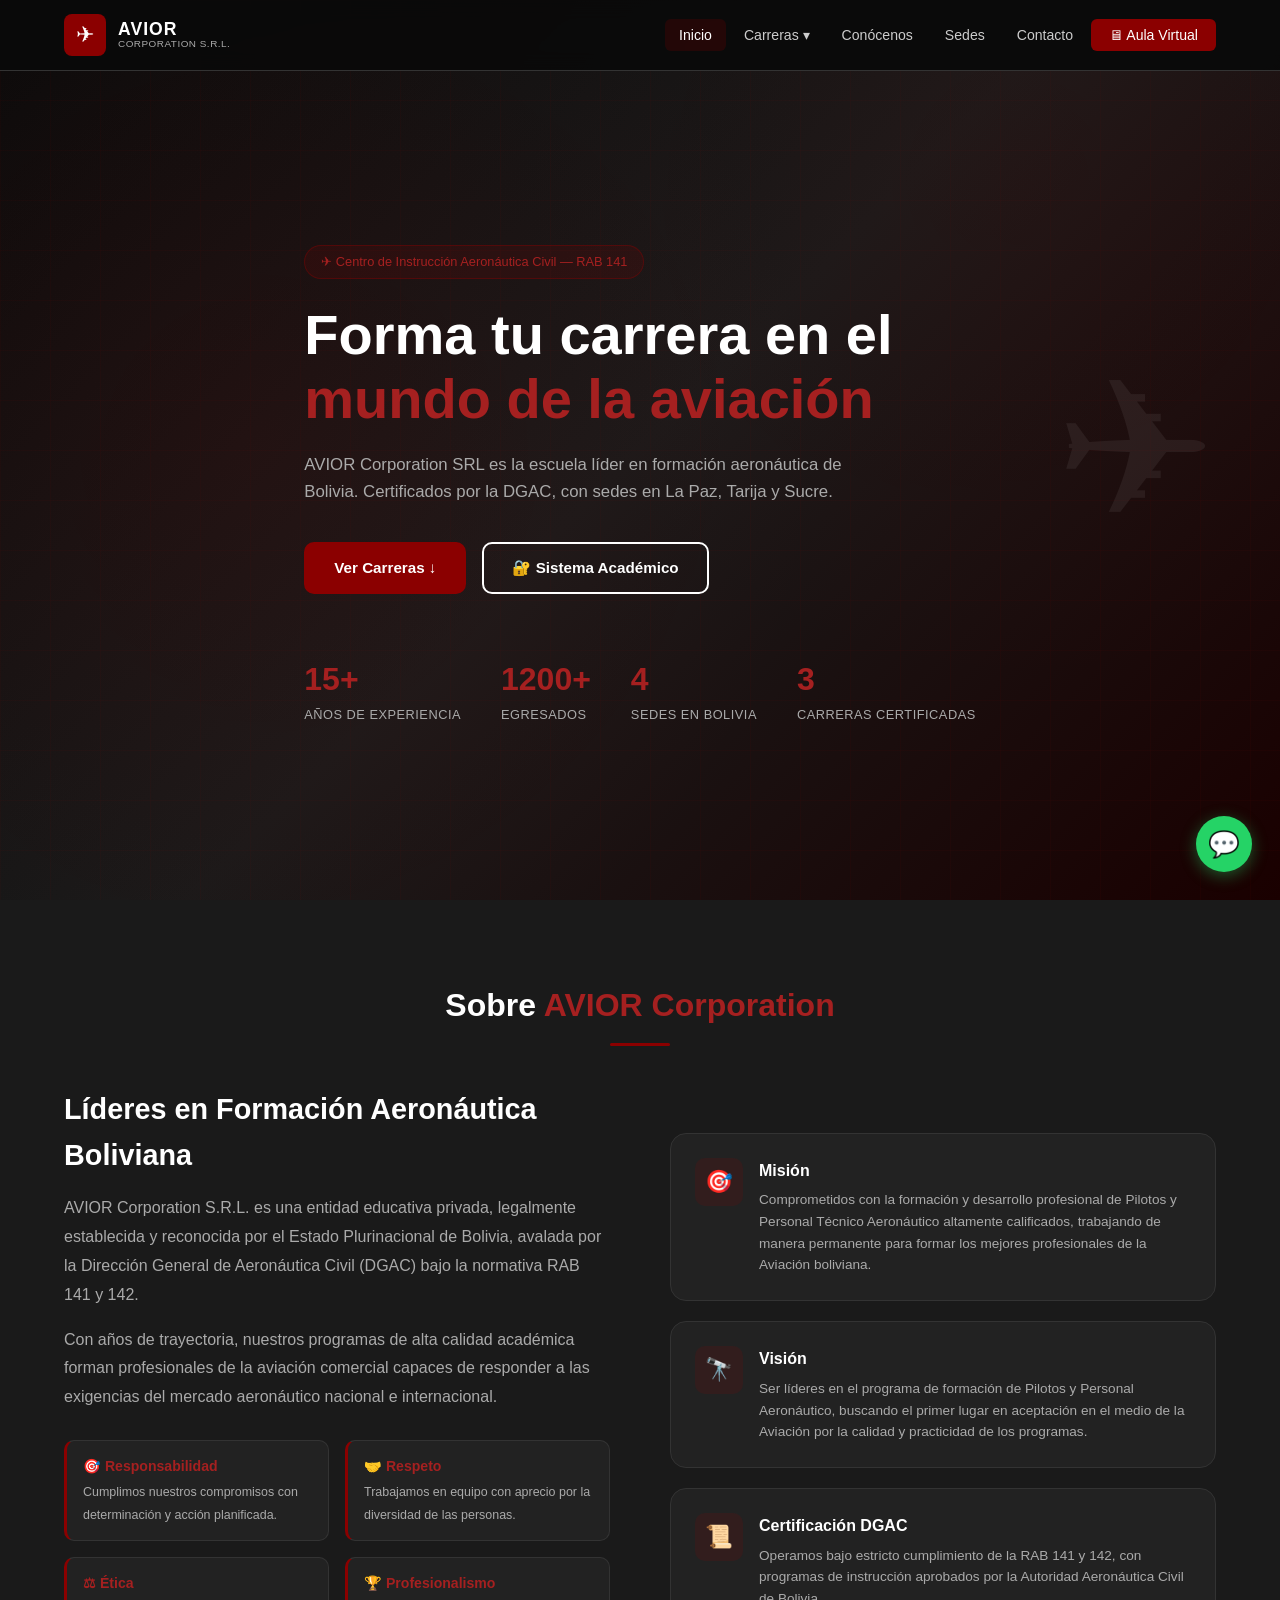
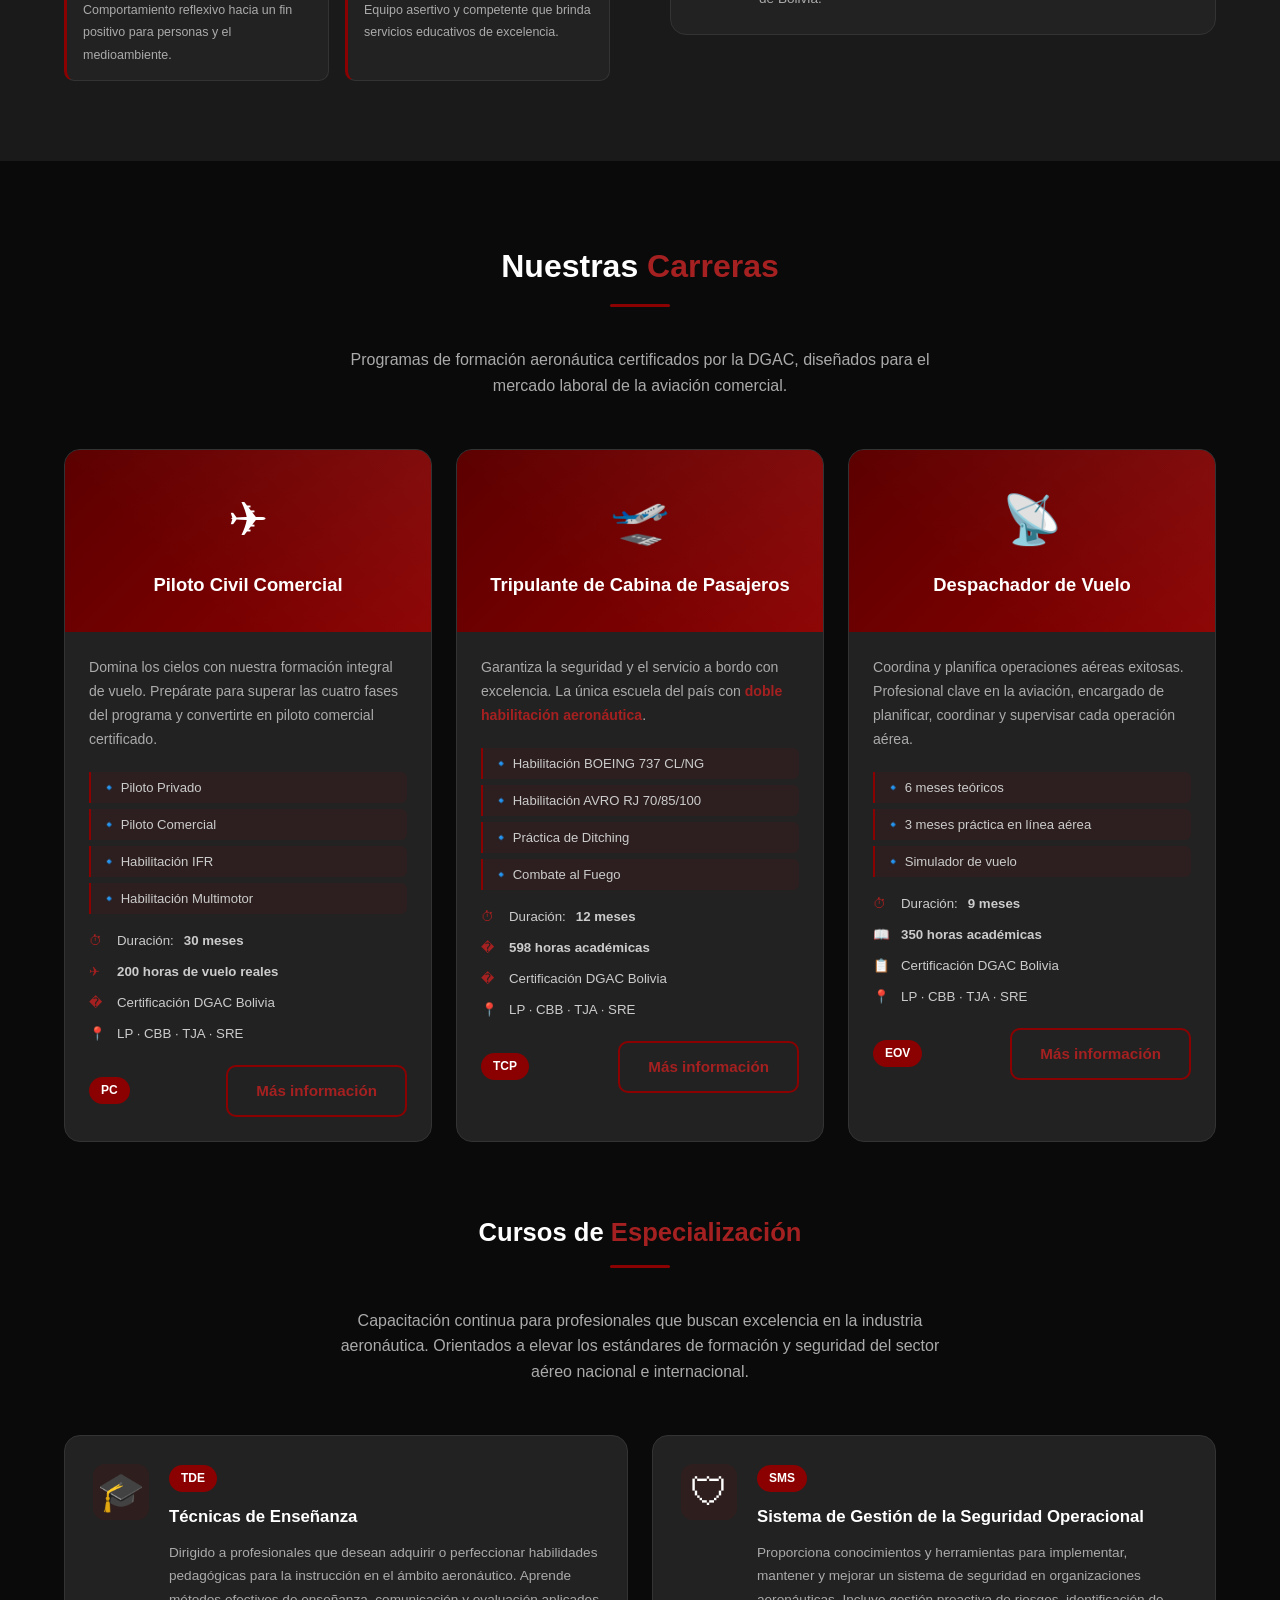
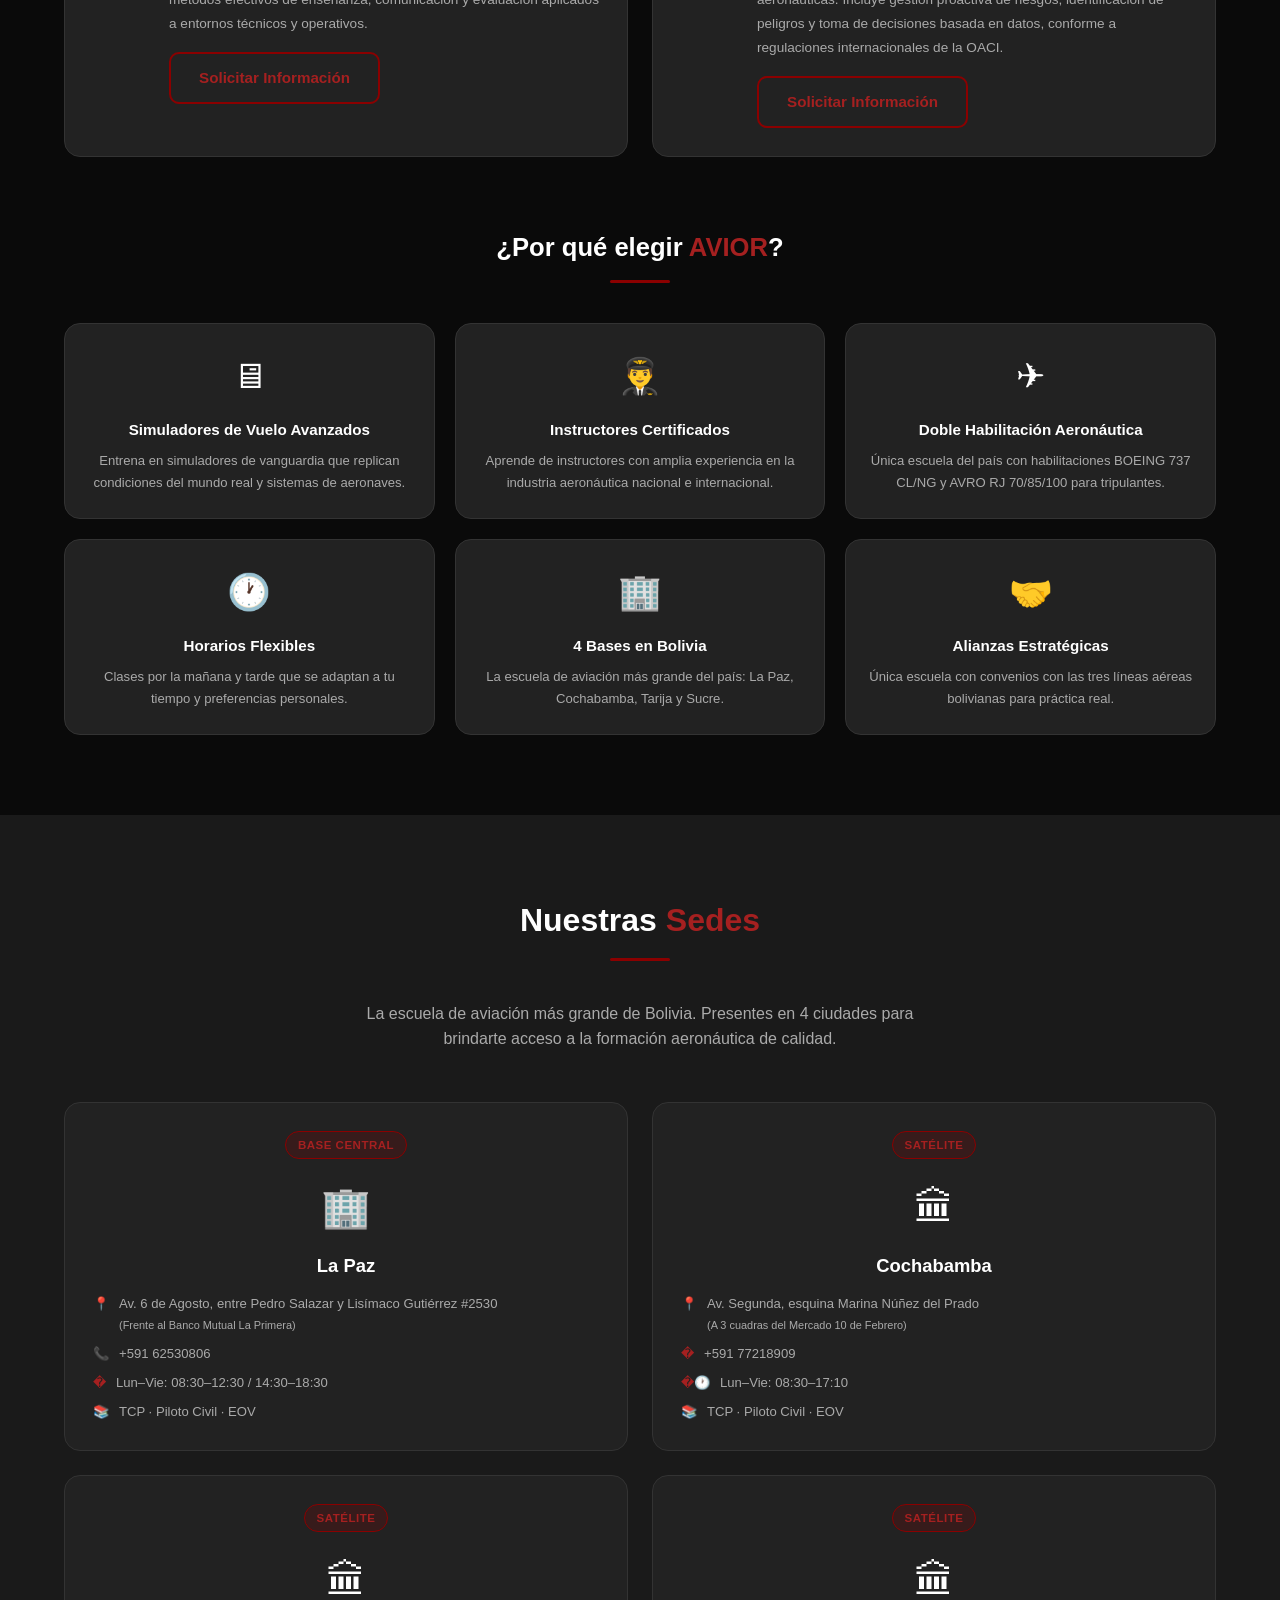
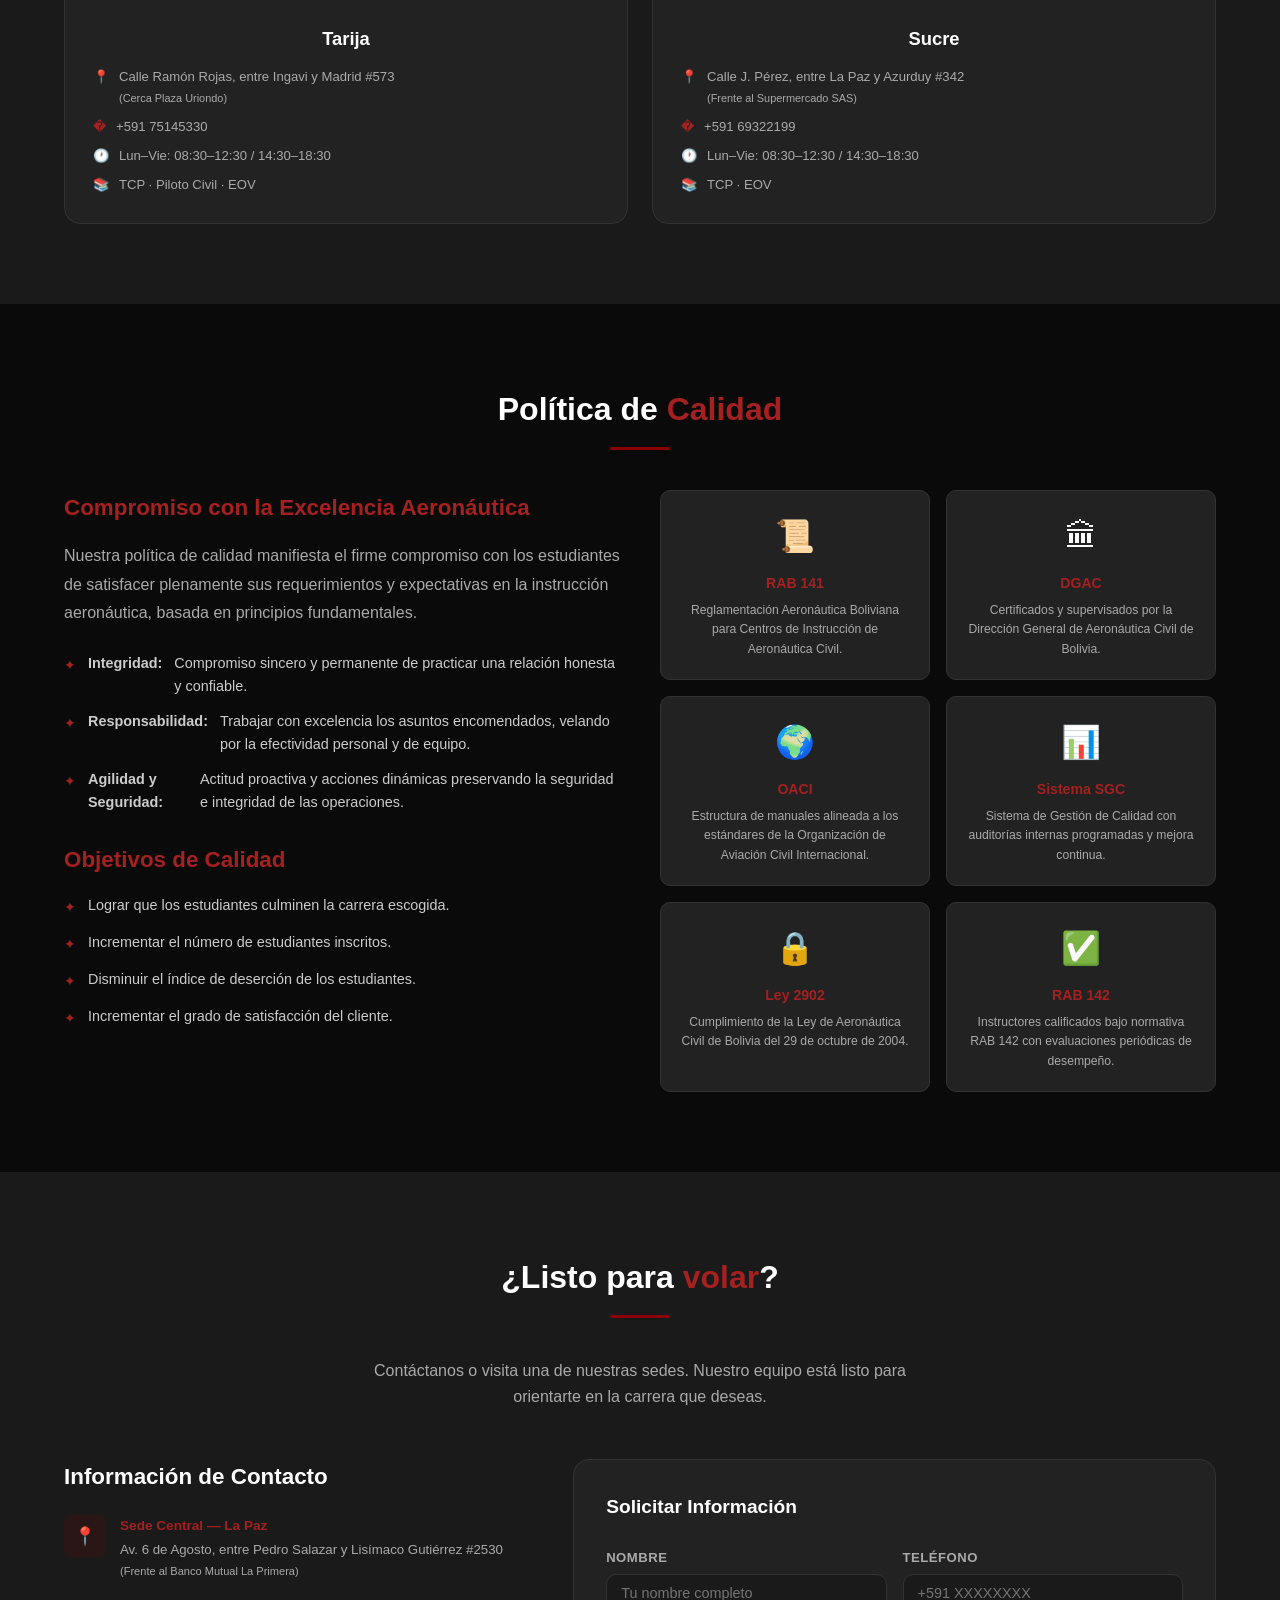
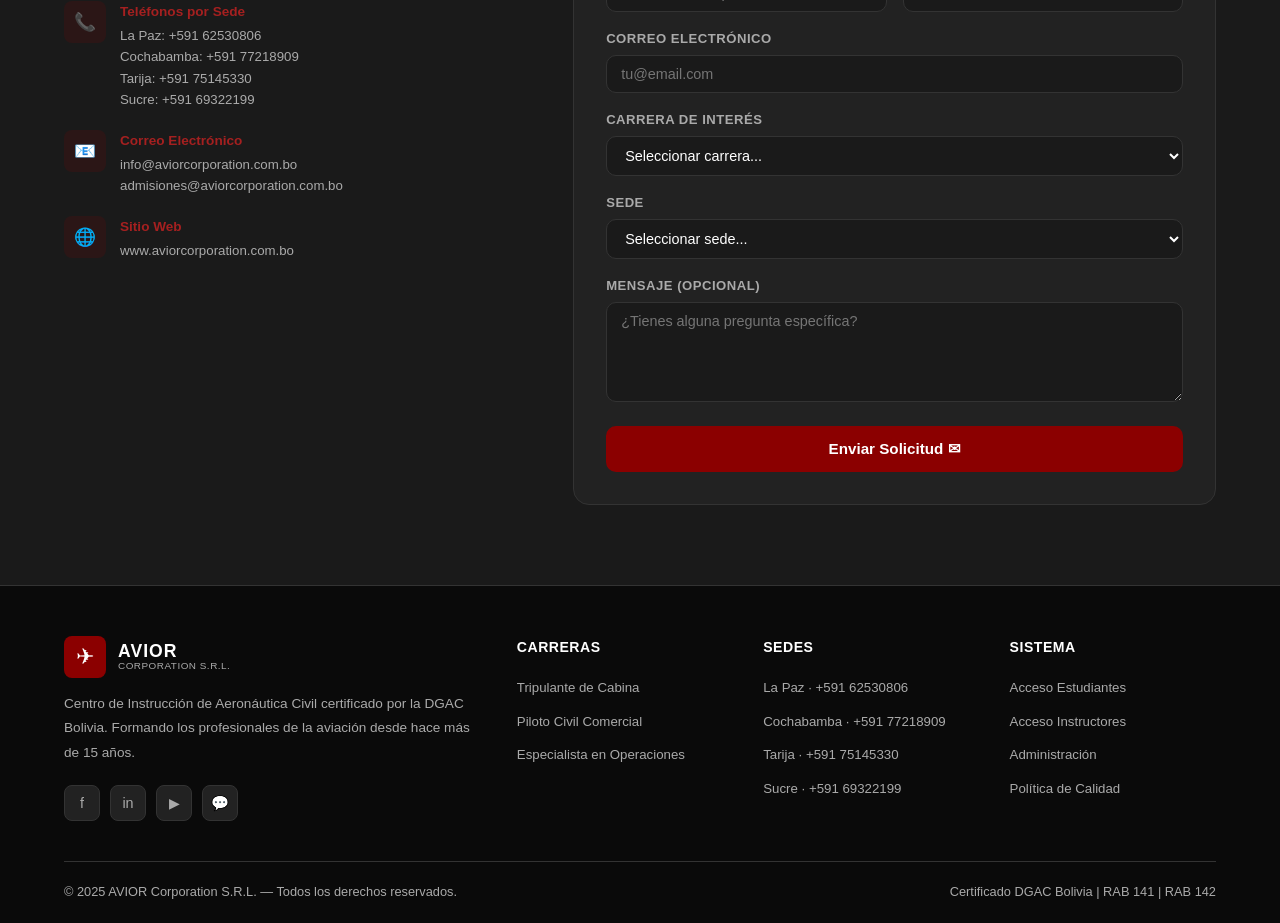
<file: avior/index.html>
<!DOCTYPE html>
<html lang="es">
<head>
  <meta charset="UTF-8">
  <meta name="viewport" content="width=device-width, initial-scale=1.0">
  <meta name="description" content="AVIOR Corporation SRL — Centro de Instrucción de Aeronáutica Civil. Carreras de Tripulante de Cabina, Piloto Civil y Despachador de Vuelo. La Paz, Tarija, Sucre.">
  <title>AVIOR Corporation — Escuela de Formación Aeronáutica</title>
  <link rel="stylesheet" href="css/main.css">
  <link rel="stylesheet" href="css/public.css">
  <link rel="stylesheet" href="css/pages.css">
</head>
<body>

  <!-- ====== NAVBAR ====== -->
  <nav class="navbar">
    <div class="container nav-inner">
      <a href="#inicio" class="nav-logo">
        <div class="nav-logo-icon">✈</div>
        <div class="nav-logo-text">
          <strong>AVIOR</strong>
          <span>Corporation S.R.L.</span>
        </div>
      </a>

      <ul class="nav-links" id="navLinks">
        <li><a href="#inicio" class="active">Inicio</a></li>
        <li class="nav-dropdown">
          <a href="pages/carreras.html" class="nav-dropdown-toggle">Carreras ▾</a>
          <div class="nav-dropdown-menu">
            <a href="pages/piloto-civil.html"><span class="dd-icon">✈</span><div><strong>Piloto Civil</strong><small>30 meses · 200 hrs vuelo</small></div></a>
            <a href="pages/tcp.html"><span class="dd-icon">🛫</span><div><strong>Tripulante de Cabina</strong><small>12 meses · 598 hrs académicas</small></div></a>
            <a href="pages/eov.html"><span class="dd-icon">📡</span><div><strong>Despachador de Vuelo</strong><small>9 meses · 350 hrs académicas</small></div></a>
            <div class="dd-divider"></div>
            <a href="pages/especializaciones.html"><span class="dd-icon">🎓</span><div><strong>Especializaciones</strong><small>TDE · SMS y más</small></div></a>
          </div>
        </li>
        <li><a href="pages/nosotros.html">Conócenos</a></li>
        <li><a href="pages/sedes.html">Sedes</a></li>
        <li><a href="pages/contacto.html">Contacto</a></li>
        <li><a href="login.html" class="nav-cta">🖥 Aula Virtual</a></li>
      </ul>

      <button class="nav-hamburger" aria-label="Menú">
        <span></span><span></span><span></span>
      </button>
    </div>
  </nav>

  <!-- ====== HERO ====== -->
  <section class="hero" id="inicio">
    <div class="hero-bg-pattern"></div>
    <div class="hero-grid"></div>
    <div class="container">
      <div class="hero-content">
        <div class="hero-badge">
          ✈ Centro de Instrucción Aeronáutica Civil — RAB 141
        </div>
        <h1 class="hero-title">
          Forma tu carrera en el<br>
          <span class="highlight">mundo de la aviación</span>
        </h1>
        <p class="hero-desc">
          AVIOR Corporation SRL es la escuela líder en formación aeronáutica de Bolivia.
          Certificados por la DGAC, con sedes en La Paz, Tarija y Sucre.
        </p>
        <div class="hero-actions">
          <a href="#carreras" class="btn btn-primary">Ver Carreras ↓</a>
          <a href="login.html" class="btn btn-outline">🔐 Sistema Académico</a>
        </div>
        <div class="hero-stats">
          <div class="hero-stat">
            <span data-count="15" data-suffix="+">0+</span>
            <p>Años de experiencia</p>
          </div>
          <div class="hero-stat">
            <span data-count="1200" data-suffix="+">0+</span>
            <p>Egresados</p>
          </div>
          <div class="hero-stat">
            <span data-count="4">0</span>
            <p>Sedes en Bolivia</p>
          </div>
          <div class="hero-stat">
            <span data-count="3">0</span>
            <p>Carreras certificadas</p>
          </div>
        </div>
      </div>
    </div>
    <div class="hero-plane">✈</div>
  </section>

  <!-- ====== NOSOTROS ====== -->
  <section class="section about" id="nosotros">
    <div class="container">
      <h2 class="section-title reveal">Sobre <span>AVIOR Corporation</span></h2>
      <div class="divider"></div>

      <div class="about-grid">
        <div class="about-text reveal">
          <h2>Líderes en Formación Aeronáutica Boliviana</h2>
          <p>
            AVIOR Corporation S.R.L. es una entidad educativa privada, legalmente establecida
            y reconocida por el Estado Plurinacional de Bolivia, avalada por la Dirección General
            de Aeronáutica Civil (DGAC) bajo la normativa RAB 141 y 142.
          </p>
          <p>
            Con años de trayectoria, nuestros programas de alta calidad académica forman
            profesionales de la aviación comercial capaces de responder a las exigencias
            del mercado aeronáutico nacional e internacional.
          </p>

          <div class="about-values">
            <div class="value-item">
              <h4>🎯 Responsabilidad</h4>
              <p>Cumplimos nuestros compromisos con determinación y acción planificada.</p>
            </div>
            <div class="value-item">
              <h4>🤝 Respeto</h4>
              <p>Trabajamos en equipo con aprecio por la diversidad de las personas.</p>
            </div>
            <div class="value-item">
              <h4>⚖ Ética</h4>
              <p>Comportamiento reflexivo hacia un fin positivo para personas y el medioambiente.</p>
            </div>
            <div class="value-item">
              <h4>🏆 Profesionalismo</h4>
              <p>Equipo asertivo y competente que brinda servicios educativos de excelencia.</p>
            </div>
          </div>
        </div>

        <div class="about-cards reveal">
          <div class="about-card-item">
            <div class="about-card-icon">🎯</div>
            <div>
              <h4>Misión</h4>
              <p>Comprometidos con la formación y desarrollo profesional de Pilotos y Personal Técnico Aeronáutico altamente calificados, trabajando de manera permanente para formar los mejores profesionales de la Aviación boliviana.</p>
            </div>
          </div>
          <div class="about-card-item">
            <div class="about-card-icon">🔭</div>
            <div>
              <h4>Visión</h4>
              <p>Ser líderes en el programa de formación de Pilotos y Personal Aeronáutico, buscando el primer lugar en aceptación en el medio de la Aviación por la calidad y practicidad de los programas.</p>
            </div>
          </div>
          <div class="about-card-item">
            <div class="about-card-icon">📜</div>
            <div>
              <h4>Certificación DGAC</h4>
              <p>Operamos bajo estricto cumplimiento de la RAB 141 y 142, con programas de instrucción aprobados por la Autoridad Aeronáutica Civil de Bolivia.</p>
            </div>
          </div>
        </div>
      </div>
    </div>
  </section>

  <!-- ====== CARRERAS ====== -->
  <section class="section careers" id="carreras">
    <div class="container">
      <h2 class="section-title reveal">Nuestras <span>Carreras</span></h2>
      <div class="divider"></div>
      <p class="section-subtitle reveal">Programas de formación aeronáutica certificados por la DGAC, diseñados para el mercado laboral de la aviación comercial.</p>

      <div class="careers-grid">

        <!-- Piloto Civil -->
        <div class="career-card reveal">
          <div class="career-header">
            <div class="career-icon">✈</div>
            <h3>Piloto Civil Comercial</h3>
          </div>
          <div class="career-body">
            <p>Domina los cielos con nuestra formación integral de vuelo. Prepárate para superar las cuatro fases del programa y convertirte en piloto comercial certificado.</p>
            <div class="career-phases">
              <div class="phase-tag">🔹 Piloto Privado</div>
              <div class="phase-tag">🔹 Piloto Comercial</div>
              <div class="phase-tag">🔹 Habilitación IFR</div>
              <div class="phase-tag">🔹 Habilitación Multimotor</div>
            </div>
            <div class="career-details" style="margin-top:16px">
              <div class="career-detail"><i class="icon">⏱</i> Duración: <strong>30 meses</strong></div>
              <div class="career-detail"><i class="icon">✈</i> <strong>200 horas de vuelo reales</strong></div>
              <div class="career-detail"><i class="icon">�</i> Certificación DGAC Bolivia</div>
              <div class="career-detail"><i class="icon">📍</i> LP · CBB · TJA · SRE</div>
            </div>
            <div style="margin-top:16px;display:flex;justify-content:space-between;align-items:center">
              <span class="badge">PC</span>
              <a href="#contacto" class="btn btn-guindo-outline btn-sm">Más información</a>
            </div>
          </div>
        </div>

        <!-- TCP -->
        <div class="career-card reveal">
          <div class="career-header">
            <div class="career-icon">🛫</div>
            <h3>Tripulante de Cabina de Pasajeros</h3>
          </div>
          <div class="career-body">
            <p>Garantiza la seguridad y el servicio a bordo con excelencia. La única escuela del país con <strong style="color:var(--guindo-light)">doble habilitación aeronáutica</strong>.</p>
            <div class="career-phases">
              <div class="phase-tag">🔹 Habilitación BOEING 737 CL/NG</div>
              <div class="phase-tag">🔹 Habilitación AVRO RJ 70/85/100</div>
              <div class="phase-tag">🔹 Práctica de Ditching</div>
              <div class="phase-tag">🔹 Combate al Fuego</div>
            </div>
            <div class="career-details" style="margin-top:16px">
              <div class="career-detail"><i class="icon">⏱</i> Duración: <strong>12 meses</strong></div>
              <div class="career-detail"><i class="icon">�</i> <strong>598 horas académicas</strong></div>
              <div class="career-detail"><i class="icon">�</i> Certificación DGAC Bolivia</div>
              <div class="career-detail"><i class="icon">📍</i> LP · CBB · TJA · SRE</div>
            </div>
            <div style="margin-top:16px;display:flex;justify-content:space-between;align-items:center">
              <span class="badge">TCP</span>
              <a href="#contacto" class="btn btn-guindo-outline btn-sm">Más información</a>
            </div>
          </div>
        </div>

        <!-- EOV -->
        <div class="career-card reveal">
          <div class="career-header">
            <div class="career-icon">📡</div>
            <h3>Despachador de Vuelo</h3>
          </div>
          <div class="career-body">
            <p>Coordina y planifica operaciones aéreas exitosas. Profesional clave en la aviación, encargado de planificar, coordinar y supervisar cada operación aérea.</p>
            <div class="career-phases">
              <div class="phase-tag">🔹 6 meses teóricos</div>
              <div class="phase-tag">🔹 3 meses práctica en línea aérea</div>
              <div class="phase-tag">🔹 Simulador de vuelo</div>
            </div>
            <div class="career-details" style="margin-top:16px">
              <div class="career-detail"><i class="icon">⏱</i> Duración: <strong>9 meses</strong></div>
              <div class="career-detail"><i class="icon">📖</i> <strong>350 horas académicas</strong></div>
              <div class="career-detail"><i class="icon">📋</i> Certificación DGAC Bolivia</div>
              <div class="career-detail"><i class="icon">📍</i> LP · CBB · TJA · SRE</div>
            </div>
            <div style="margin-top:16px;display:flex;justify-content:space-between;align-items:center">
              <span class="badge">EOV</span>
              <a href="#contacto" class="btn btn-guindo-outline btn-sm">Más información</a>
            </div>
          </div>
        </div>

      </div>

      <!-- ---- Cursos de Especialización ---- -->
      <div style="margin-top:70px">
        <h3 class="section-title reveal" style="font-size:1.6rem">Cursos de <span>Especialización</span></h3>
        <div class="divider"></div>
        <p class="section-subtitle reveal">Capacitación continua para profesionales que buscan excelencia en la industria aeronáutica. Orientados a elevar los estándares de formación y seguridad del sector aéreo nacional e internacional.</p>

        <div class="cursos-esp-grid reveal">
          <div class="curso-esp-card">
            <div class="curso-esp-icon">🎓</div>
            <div class="curso-esp-body">
              <div class="badge" style="margin-bottom:12px">TDE</div>
              <h4>Técnicas de Enseñanza</h4>
              <p>Dirigido a profesionales que desean adquirir o perfeccionar habilidades pedagógicas para la instrucción en el ámbito aeronáutico. Aprende métodos efectivos de enseñanza, comunicación y evaluación aplicados a entornos técnicos y operativos.</p>
              <a href="#contacto" class="btn btn-guindo-outline btn-sm" style="margin-top:16px">Solicitar Información</a>
            </div>
          </div>
          <div class="curso-esp-card">
            <div class="curso-esp-icon">🛡</div>
            <div class="curso-esp-body">
              <div class="badge" style="margin-bottom:12px">SMS</div>
              <h4>Sistema de Gestión de la Seguridad Operacional</h4>
              <p>Proporciona conocimientos y herramientas para implementar, mantener y mejorar un sistema de seguridad en organizaciones aeronáuticas. Incluye gestión proactiva de riesgos, identificación de peligros y toma de decisiones basada en datos, conforme a regulaciones internacionales de la OACI.</p>
              <a href="#contacto" class="btn btn-guindo-outline btn-sm" style="margin-top:16px">Solicitar Información</a>
            </div>
          </div>
        </div>
      </div>

      <!-- ---- Por qué elegirnos ---- -->
      <div style="margin-top:70px">
        <h3 class="section-title reveal" style="font-size:1.6rem">¿Por qué elegir <span>AVIOR</span>?</h3>
        <div class="divider"></div>
        <div class="diferenciadores-grid reveal">
          <div class="dif-card">
            <div class="dif-icon">🖥</div>
            <h4>Simuladores de Vuelo Avanzados</h4>
            <p>Entrena en simuladores de vanguardia que replican condiciones del mundo real y sistemas de aeronaves.</p>
          </div>
          <div class="dif-card">
            <div class="dif-icon">👨‍✈️</div>
            <h4>Instructores Certificados</h4>
            <p>Aprende de instructores con amplia experiencia en la industria aeronáutica nacional e internacional.</p>
          </div>
          <div class="dif-card">
            <div class="dif-icon">✈</div>
            <h4>Doble Habilitación Aeronáutica</h4>
            <p>Única escuela del país con habilitaciones BOEING 737 CL/NG y AVRO RJ 70/85/100 para tripulantes.</p>
          </div>
          <div class="dif-card">
            <div class="dif-icon">🕐</div>
            <h4>Horarios Flexibles</h4>
            <p>Clases por la mañana y tarde que se adaptan a tu tiempo y preferencias personales.</p>
          </div>
          <div class="dif-card">
            <div class="dif-icon">🏢</div>
            <h4>4 Bases en Bolivia</h4>
            <p>La escuela de aviación más grande del país: La Paz, Cochabamba, Tarija y Sucre.</p>
          </div>
          <div class="dif-card">
            <div class="dif-icon">🤝</div>
            <h4>Alianzas Estratégicas</h4>
            <p>Única escuela con convenios con las tres líneas aéreas bolivianas para práctica real.</p>
          </div>
        </div>
      </div>

    </div>
  </section>

  <!-- ====== SEDES ====== -->
  <section class="section sedes" id="sedes">
    <div class="container">
      <h2 class="section-title reveal">Nuestras <span>Sedes</span></h2>
      <div class="divider"></div>
      <p class="section-subtitle reveal">La escuela de aviación más grande de Bolivia. Presentes en 4 ciudades para brindarte acceso a la formación aeronáutica de calidad.</p>

      <div class="sedes-grid" style="grid-template-columns: repeat(2,1fr)">

        <div class="sede-card reveal">
          <div class="sede-badge">Base Central</div>
          <div class="sede-icon">🏢</div>
          <h3>La Paz</h3>
          <div class="sede-info">
            <div class="sede-info-item">
              <i class="icon">📍</i>
              <span>Av. 6 de Agosto, entre Pedro Salazar y Lisímaco Gutiérrez #2530<br><small style="color:var(--texto-muted)">(Frente al Banco Mutual La Primera)</small></span>
            </div>
            <div class="sede-info-item">
              <i class="icon">📞</i>
              <span>+591 62530806</span>
            </div>
            <div class="sede-info-item">
              <i class="icon">�</i>
              <span>Lun–Vie: 08:30–12:30 / 14:30–18:30</span>
            </div>
            <div class="sede-info-item">
              <i class="icon">📚</i>
              <span>TCP · Piloto Civil · EOV</span>
            </div>
          </div>
        </div>

        <div class="sede-card reveal">
          <div class="sede-badge">Satélite</div>
          <div class="sede-icon">🏛</div>
          <h3>Cochabamba</h3>
          <div class="sede-info">
            <div class="sede-info-item">
              <i class="icon">📍</i>
              <span>Av. Segunda, esquina Marina Núñez del Prado<br><small style="color:var(--texto-muted)">(A 3 cuadras del Mercado 10 de Febrero)</small></span>
            </div>
            <div class="sede-info-item">
              <i class="icon">�</i>
              <span>+591 77218909</span>
            </div>
            <div class="sede-info-item">
              <i class="icon">�🕐</i>
              <span>Lun–Vie: 08:30–17:10</span>
            </div>
            <div class="sede-info-item">
              <i class="icon">📚</i>
              <span>TCP · Piloto Civil · EOV</span>
            </div>
          </div>
        </div>

        <div class="sede-card reveal">
          <div class="sede-badge">Satélite</div>
          <div class="sede-icon">🏛</div>
          <h3>Tarija</h3>
          <div class="sede-info">
            <div class="sede-info-item">
              <i class="icon">📍</i>
              <span>Calle Ramón Rojas, entre Ingavi y Madrid #573<br><small style="color:var(--texto-muted)">(Cerca Plaza Uriondo)</small></span>
            </div>
            <div class="sede-info-item">
              <i class="icon">�</i>
              <span>+591 75145330</span>
            </div>
            <div class="sede-info-item">
              <i class="icon">🕐</i>
              <span>Lun–Vie: 08:30–12:30 / 14:30–18:30</span>
            </div>
            <div class="sede-info-item">
              <i class="icon">📚</i>
              <span>TCP · Piloto Civil · EOV</span>
            </div>
          </div>
        </div>

        <div class="sede-card reveal">
          <div class="sede-badge">Satélite</div>
          <div class="sede-icon">🏛</div>
          <h3>Sucre</h3>
          <div class="sede-info">
            <div class="sede-info-item">
              <i class="icon">📍</i>
              <span>Calle J. Pérez, entre La Paz y Azurduy #342<br><small style="color:var(--texto-muted)">(Frente al Supermercado SAS)</small></span>
            </div>
            <div class="sede-info-item">
              <i class="icon">�</i>
              <span>+591 69322199</span>
            </div>
            <div class="sede-info-item">
              <i class="icon">🕐</i>
              <span>Lun–Vie: 08:30–12:30 / 14:30–18:30</span>
            </div>
            <div class="sede-info-item">
              <i class="icon">📚</i>
              <span>TCP · EOV</span>
            </div>
          </div>
        </div>

      </div>
    </div>
  </section>

  <!-- ====== CALIDAD ====== -->
  <section class="section calidad" id="calidad">
    <div class="container">
      <h2 class="section-title reveal">Política de <span>Calidad</span></h2>
      <div class="divider"></div>

      <div class="calidad-grid">
        <div class="calidad-text reveal">
          <h3>Compromiso con la Excelencia Aeronáutica</h3>
          <p>
            Nuestra política de calidad manifiesta el firme compromiso con los estudiantes
            de satisfacer plenamente sus requerimientos y expectativas en la instrucción
            aeronáutica, basada en principios fundamentales.
          </p>
          <ul class="calidad-list">
            <li><strong>Integridad:</strong> Compromiso sincero y permanente de practicar una relación honesta y confiable.</li>
            <li><strong>Responsabilidad:</strong> Trabajar con excelencia los asuntos encomendados, velando por la efectividad personal y de equipo.</li>
            <li><strong>Agilidad y Seguridad:</strong> Actitud proactiva y acciones dinámicas preservando la seguridad e integridad de las operaciones.</li>
          </ul>
          <div style="margin-top:28px">
            <h3>Objetivos de Calidad</h3>
            <ul class="calidad-list" style="margin-top:14px">
              <li>Lograr que los estudiantes culminen la carrera escogida.</li>
              <li>Incrementar el número de estudiantes inscritos.</li>
              <li>Disminuir el índice de deserción de los estudiantes.</li>
              <li>Incrementar el grado de satisfacción del cliente.</li>
            </ul>
          </div>
        </div>

        <div class="calidad-norms reveal">
          <div class="norm-card">
            <div class="norm-icon">📜</div>
            <h4>RAB 141</h4>
            <p>Reglamentación Aeronáutica Boliviana para Centros de Instrucción de Aeronáutica Civil.</p>
          </div>
          <div class="norm-card">
            <div class="norm-icon">🏛</div>
            <h4>DGAC</h4>
            <p>Certificados y supervisados por la Dirección General de Aeronáutica Civil de Bolivia.</p>
          </div>
          <div class="norm-card">
            <div class="norm-icon">🌍</div>
            <h4>OACI</h4>
            <p>Estructura de manuales alineada a los estándares de la Organización de Aviación Civil Internacional.</p>
          </div>
          <div class="norm-card">
            <div class="norm-icon">📊</div>
            <h4>Sistema SGC</h4>
            <p>Sistema de Gestión de Calidad con auditorías internas programadas y mejora continua.</p>
          </div>
          <div class="norm-card">
            <div class="norm-icon">🔒</div>
            <h4>Ley 2902</h4>
            <p>Cumplimiento de la Ley de Aeronáutica Civil de Bolivia del 29 de octubre de 2004.</p>
          </div>
          <div class="norm-card">
            <div class="norm-icon">✅</div>
            <h4>RAB 142</h4>
            <p>Instructores calificados bajo normativa RAB 142 con evaluaciones periódicas de desempeño.</p>
          </div>
        </div>
      </div>
    </div>
  </section>

  <!-- ====== CONTACTO ====== -->
  <section class="section contacto" id="contacto">
    <div class="container">
      <h2 class="section-title reveal">¿Listo para <span>volar</span>?</h2>
      <div class="divider"></div>
      <p class="section-subtitle reveal">Contáctanos o visita una de nuestras sedes. Nuestro equipo está listo para orientarte en la carrera que deseas.</p>

      <div class="contacto-grid">
        <div class="contacto-info reveal">
          <h3>Información de Contacto</h3>
          <div class="contacto-items">
            <div class="contacto-item">
              <div class="contacto-icon">📍</div>
              <div>
                <h4>Sede Central — La Paz</h4>
                <p>Av. 6 de Agosto, entre Pedro Salazar y Lisímaco Gutiérrez #2530<br><small>(Frente al Banco Mutual La Primera)</small></p>
              </div>
            </div>
            <div class="contacto-item">
              <div class="contacto-icon">📞</div>
              <div>
                <h4>Teléfonos por Sede</h4>
                <p>
                  La Paz: +591 62530806<br>
                  Cochabamba: +591 77218909<br>
                  Tarija: +591 75145330<br>
                  Sucre: +591 69322199
                </p>
              </div>
            </div>
            <div class="contacto-item">
              <div class="contacto-icon">📧</div>
              <div>
                <h4>Correo Electrónico</h4>
                <p>info@aviorcorporation.com.bo<br>admisiones@aviorcorporation.com.bo</p>
              </div>
            </div>
            <div class="contacto-item">
              <div class="contacto-icon">🌐</div>
              <div>
                <h4>Sitio Web</h4>
                <p>www.aviorcorporation.com.bo</p>
              </div>
            </div>
          </div>
        </div>

        <div class="contact-form reveal">
          <h3>Solicitar Información</h3>
          <form id="contactForm">
            <div class="form-row">
              <div class="form-group">
                <label>Nombre</label>
                <input type="text" placeholder="Tu nombre completo" required>
              </div>
              <div class="form-group">
                <label>Teléfono</label>
                <input type="tel" placeholder="+591 XXXXXXXX">
              </div>
            </div>
            <div class="form-group">
              <label>Correo Electrónico</label>
              <input type="email" placeholder="tu@email.com" required>
            </div>
            <div class="form-group">
              <label>Carrera de Interés</label>
              <select>
                <option value="">Seleccionar carrera...</option>
                <option>Tripulante de Cabina (TCP)</option>
                <option>Piloto Civil Comercial</option>
                <option>Especialista en Operaciones de Vuelo (EOV)</option>
              </select>
            </div>
            <div class="form-group">
              <label>Sede</label>
              <select>
                <option value="">Seleccionar sede...</option>
                <option>La Paz</option>
                <option>Cochabamba</option>
                <option>Tarija</option>
                <option>Sucre</option>
              </select>
            </div>
            <div class="form-group">
              <label>Mensaje (opcional)</label>
              <textarea placeholder="¿Tienes alguna pregunta específica?"></textarea>
            </div>
            <button type="submit" class="btn btn-primary" style="width:100%;justify-content:center">
              Enviar Solicitud ✉
            </button>
          </form>
        </div>
      </div>
    </div>
  </section>

  <!-- ====== FOOTER ====== -->
  <footer class="footer">
    <div class="container">
      <div class="footer-grid">
        <div class="footer-brand">
          <div class="nav-logo" style="margin-bottom:0">
            <div class="nav-logo-icon">✈</div>
            <div class="nav-logo-text">
              <strong>AVIOR</strong>
              <span>Corporation S.R.L.</span>
            </div>
          </div>
          <p>Centro de Instrucción de Aeronáutica Civil certificado por la DGAC Bolivia. Formando los profesionales de la aviación desde hace más de 15 años.</p>
          <div class="footer-social">
            <a href="#" class="social-btn" title="Facebook">f</a>
            <a href="#" class="social-btn" title="Instagram">in</a>
            <a href="#" class="social-btn" title="YouTube">▶</a>
            <a href="#" class="social-btn" title="WhatsApp">💬</a>
          </div>
        </div>

        <div class="footer-col">
          <h4>Carreras</h4>
          <ul>
            <li><a href="#carreras">Tripulante de Cabina</a></li>
            <li><a href="#carreras">Piloto Civil Comercial</a></li>
            <li><a href="#carreras">Especialista en Operaciones</a></li>
          </ul>
        </div>

        <div class="footer-col">
          <h4>Sedes</h4>
          <ul>
            <li><a href="#sedes">La Paz · +591 62530806</a></li>
            <li><a href="#sedes">Cochabamba · +591 77218909</a></li>
            <li><a href="#sedes">Tarija · +591 75145330</a></li>
            <li><a href="#sedes">Sucre · +591 69322199</a></li>
          </ul>
        </div>

        <div class="footer-col">
          <h4>Sistema</h4>
          <ul>
            <li><a href="login.html">Acceso Estudiantes</a></li>
            <li><a href="login.html">Acceso Instructores</a></li>
            <li><a href="login.html">Administración</a></li>
            <li><a href="#calidad">Política de Calidad</a></li>
          </ul>
        </div>
      </div>

      <div class="footer-bottom">
        <p>© 2025 AVIOR Corporation S.R.L. — Todos los derechos reservados.</p>
        <p>Certificado DGAC Bolivia | RAB 141 | RAB 142</p>
      </div>
    </div>
  </footer>

  <!-- WhatsApp flotante -->
  <a href="https://wa.me/59162530806" target="_blank" class="whatsapp-float" title="WhatsApp AVIOR">💬</a>

  <script src="js/data.js"></script>
  <script src="js/main.js"></script>
</body>
</html>
</file>
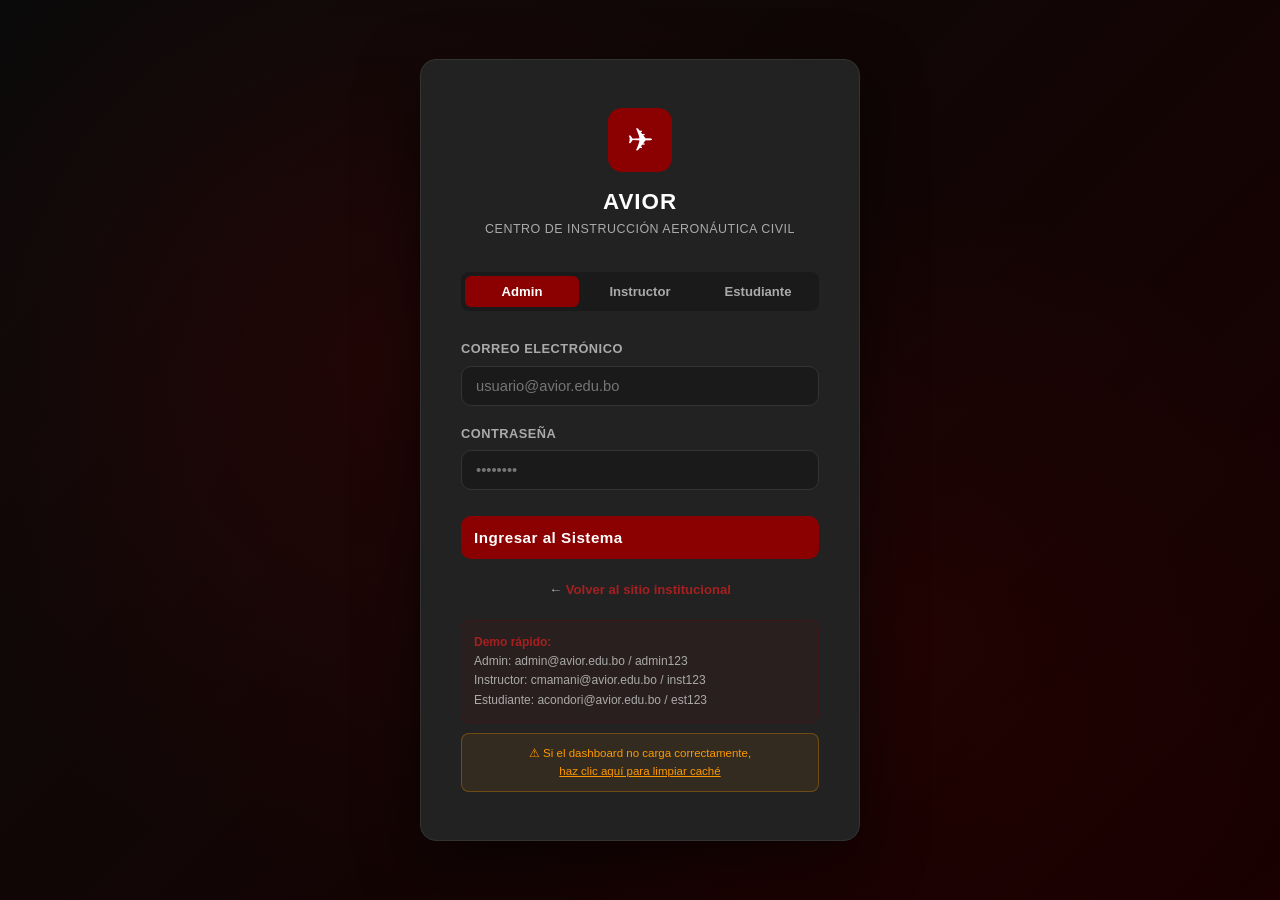
<file: avior/dashboard.html>
<!DOCTYPE html>
<html lang="es">
<head>
  <meta charset="UTF-8">
  <meta name="viewport" content="width=device-width, initial-scale=1.0">
  <title>Sistema Académico — AVIOR Corporation</title>
  <link rel="stylesheet" href="css/main.css">
  <link rel="stylesheet" href="css/dashboard.css">
  <link rel="stylesheet" href="css/public.css">
</head>
<body>
<div class="dash-layout">

  <!-- SIDEBAR -->
  <aside class="sidebar">
    <div class="sidebar-header">
      <div class="sidebar-logo">✈</div>
      <div class="sidebar-brand">
        <strong>AVIOR</strong>
        <span>Sistema Académico</span>
      </div>
    </div>

    <div class="sidebar-user">
      <div class="user-avatar" id="userAvatar">--</div>
      <div class="user-info">
        <strong id="userName">Cargando...</strong>
        <span id="userRole">—</span>
      </div>
    </div>

    <nav class="sidebar-nav" id="sidebarNav">
      <!-- generado por JS -->
    </nav>

    <div class="sidebar-footer">
      <button class="logout-btn" id="logoutBtn">
        <span>🚪</span> Cerrar Sesión
      </button>
      <button class="logout-btn" id="resetDataBtn" style="margin-top:6px;font-size:.72rem;opacity:.5">
        <span>🔄</span> Reset datos
      </button>
    </div>
  </aside>

  <!-- MAIN -->
  <div class="dash-main">
    <header class="dash-topbar">
      <div class="topbar-left">
        <h2 id="topbarTitle">Panel</h2>
      </div>
      <div class="topbar-right">
        <span class="topbar-time" id="topbarTime"></span>
        <div class="topbar-notif" title="Notificaciones">
          🔔<span class="notif-dot"></span>
        </div>
        <!-- Mobile toggle -->
        <button id="menuToggle" class="nav-hamburger" style="display:none">
          <span></span><span></span><span></span>
        </button>
      </div>
    </header>

    <main class="dash-content" id="dashContent">
      <!-- módulos cargados por JS -->
    </main>
  </div>
</div>

<script src="js/data.js"></script>
<script src="js/auth.js"></script>
<script src="js/dashboard.js"></script>
</body>
</html>
</file>
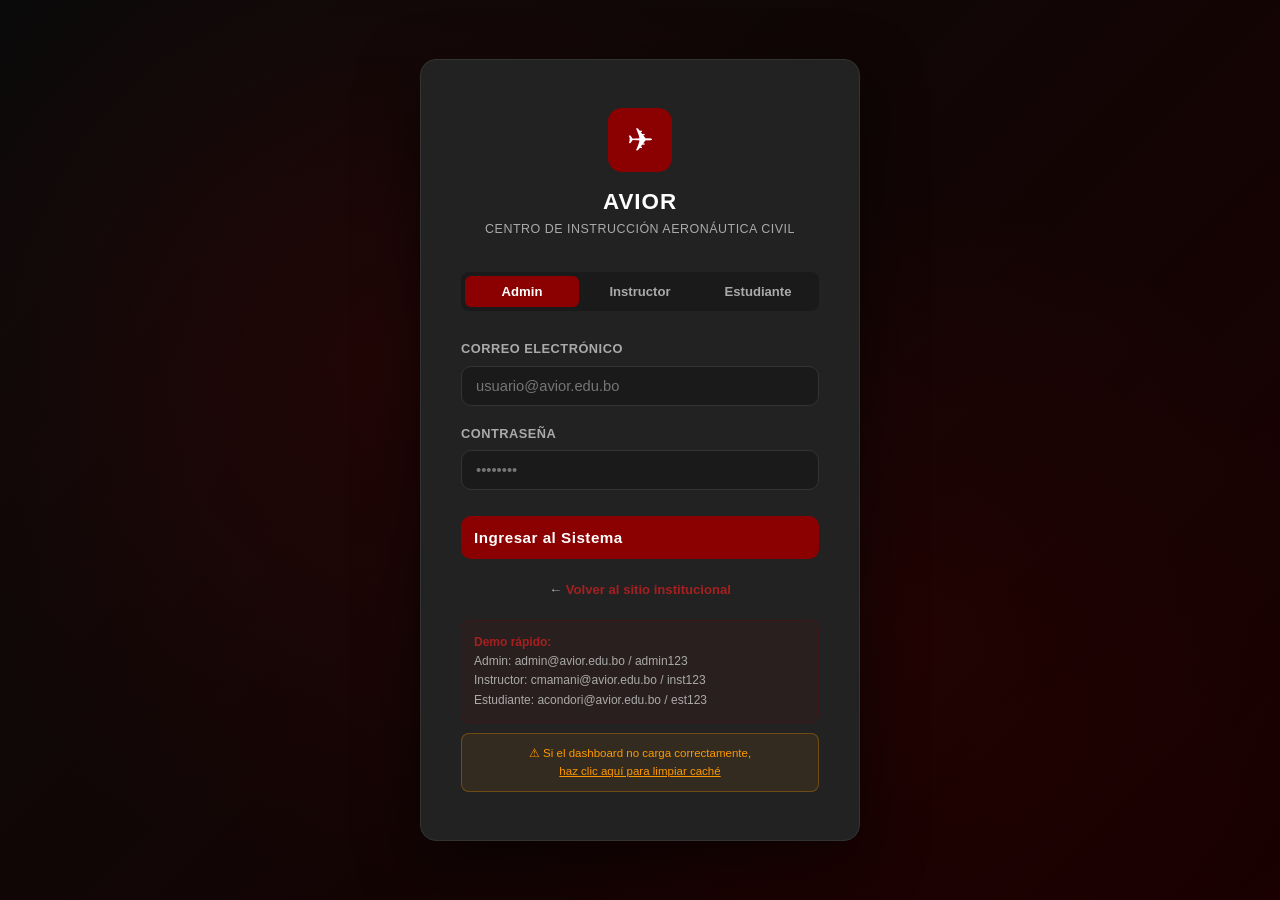
<file: avior/login.html>
<!DOCTYPE html>
<html lang="es">
<head>
  <meta charset="UTF-8">
  <meta name="viewport" content="width=device-width, initial-scale=1.0">
  <title>Iniciar Sesión — AVIOR Corporation</title>
  <link rel="stylesheet" href="css/main.css">
  <link rel="stylesheet" href="css/dashboard.css">
</head>
<body>
  <div class="login-page">
    <div class="login-bg"></div>

    <div class="login-card animate-fadeInUp">
      <div class="login-logo">
        <div class="login-logo-icon">✈</div>
        <h1>AVIOR</h1>
        <p>Centro de Instrucción Aeronáutica Civil</p>
      </div>

      <!-- Tabs de demo -->
      <div class="login-tabs">
        <button class="login-tab active" onclick="setDemo('admin',this)">Admin</button>
        <button class="login-tab" onclick="setDemo('instructor',this)">Instructor</button>
        <button class="login-tab" onclick="setDemo('estudiante',this)">Estudiante</button>
      </div>

      <form class="login-form" id="loginForm" onsubmit="handleLogin(event)">
        <div id="loginError" class="login-error"></div>

        <div class="form-group">
          <label>Correo electrónico</label>
          <input type="email" id="loginEmail" placeholder="usuario@avior.edu.bo" required>
        </div>

        <div class="form-group">
          <label>Contraseña</label>
          <input type="password" id="loginPass" placeholder="••••••••" required>
        </div>

        <button type="submit" class="btn login-btn">Ingresar al Sistema</button>
      </form>

      <p class="login-back">
        ← <a href="index.html">Volver al sitio institucional</a>
      </p>

      <div style="margin-top:20px;background:rgba(139,0,0,0.08);border:1px solid rgba(139,0,0,0.2);border-radius:8px;padding:12px;font-size:.75rem;color:var(--texto-muted)">
        <strong style="color:var(--guindo-light)">Demo rápido:</strong><br>
        Admin: admin@avior.edu.bo / admin123<br>
        Instructor: cmamani@avior.edu.bo / inst123<br>
        Estudiante: acondori@avior.edu.bo / est123
      </div>

      <div style="margin-top:10px;background:rgba(255,152,0,0.08);border:1px solid rgba(255,152,0,0.3);border-radius:8px;padding:10px;font-size:.72rem;color:#ff9800;text-align:center">
        ⚠ Si el dashboard no carga correctamente,
        <button onclick="resetearDatos()" style="background:none;border:none;color:#ff9800;text-decoration:underline;cursor:pointer;font-size:.72rem;padding:0">haz clic aquí para limpiar caché</button>
      </div>
    </div>
  </div>

  <script src="js/data.js"></script>
  <script src="js/auth.js"></script>
  <script>
    // Si ya hay sesión, redirigir
    if (getSession()) window.location.href = 'dashboard.html';

    // Forzar migración de datos al cargar login
    initData();

    function handleLogin(e) {
      e.preventDefault();
      const email = document.getElementById('loginEmail').value;
      const pass  = document.getElementById('loginPass').value;
      const result = login(email, pass);
      if (result.ok) {
        window.location.href = 'dashboard.html';
      } else {
        const errEl = document.getElementById('loginError');
        errEl.textContent = result.error;
        errEl.style.display = 'block';
      }
    }

    function setDemo(rol, btn) {
      document.querySelectorAll('.login-tab').forEach(t => t.classList.remove('active'));
      btn.classList.add('active');
      const demos = {
        admin:      ['admin@avior.edu.bo',    'admin123'],
        instructor: ['cmamani@avior.edu.bo',  'inst123'],
        estudiante: ['acondori@avior.edu.bo', 'est123'],
      };
      document.getElementById('loginEmail').value = demos[rol][0];
      document.getElementById('loginPass').value  = demos[rol][1];
      document.getElementById('loginError').style.display = 'none';
    }

    function resetearDatos() {
      localStorage.removeItem('avior_data');
      localStorage.removeItem('avior_data_version');
      sessionStorage.removeItem('avior_session');
      initData();
      alert('✅ Datos reseteados correctamente. Puedes iniciar sesión ahora.');
      location.reload();
    }
  </script>
</body>
</html>
</file>
<file: avior/css/main.css>
/* ============================================
   AVIOR CORPORATION - Estilos Globales
   Colores institucionales: Guindo, Negro, Blanco
   ============================================ */

:root {
  --guindo:        #8B0000;
  --guindo-dark:   #5C0000;
  --guindo-light:  #A52020;
  --negro:         #0A0A0A;
  --negro-soft:    #1A1A1A;
  --negro-card:    #222222;
  --negro-border:  #333333;
  --blanco:        #FFFFFF;
  --blanco-soft:   #F5F5F5;
  --blanco-muted:  #CCCCCC;
  --texto-main:    #FFFFFF;
  --texto-muted:   #AAAAAA;
  --sombra:        0 4px 20px rgba(0,0,0,0.4);
  --sombra-card:   0 2px 12px rgba(0,0,0,0.5);
  --radius:        10px;
  --radius-lg:     16px;
  --trans:         all 0.3s ease;
  --font-main:     'Segoe UI', 'Arial', sans-serif;
}

* {
  margin: 0;
  padding: 0;
  box-sizing: border-box;
}

html {
  scroll-behavior: smooth;
}

body {
  font-family: var(--font-main);
  background-color: var(--negro);
  color: var(--texto-main);
  line-height: 1.6;
  overflow-x: hidden;
}

a {
  text-decoration: none;
  color: inherit;
  transition: var(--trans);
}

ul {
  list-style: none;
}

img {
  max-width: 100%;
  display: block;
}

button {
  cursor: pointer;
  font-family: var(--font-main);
  border: none;
  outline: none;
  transition: var(--trans);
}

input, select, textarea {
  font-family: var(--font-main);
  outline: none;
}

/* ---- Scrollbar ---- */
::-webkit-scrollbar { width: 6px; }
::-webkit-scrollbar-track { background: var(--negro-soft); }
::-webkit-scrollbar-thumb { background: var(--guindo); border-radius: 3px; }

/* ---- Utilidades ---- */
.container {
  max-width: 1200px;
  margin: 0 auto;
  padding: 0 24px;
}

.section {
  padding: 80px 0;
}

.section-title {
  font-size: 2rem;
  font-weight: 700;
  text-align: center;
  margin-bottom: 12px;
  position: relative;
}

.section-title span {
  color: var(--guindo-light);
}

.section-subtitle {
  text-align: center;
  color: var(--texto-muted);
  font-size: 1rem;
  margin-bottom: 50px;
  max-width: 600px;
  margin-left: auto;
  margin-right: auto;
}

.divider {
  width: 60px;
  height: 3px;
  background: var(--guindo);
  margin: 12px auto 40px;
  border-radius: 2px;
}

.btn {
  display: inline-flex;
  align-items: center;
  gap: 8px;
  padding: 12px 28px;
  border-radius: var(--radius);
  font-size: 0.95rem;
  font-weight: 600;
  transition: var(--trans);
}

.btn-primary {
  background: var(--guindo);
  color: var(--blanco);
  border: 2px solid var(--guindo);
}

.btn-primary:hover {
  background: var(--guindo-light);
  border-color: var(--guindo-light);
  transform: translateY(-2px);
  box-shadow: 0 6px 20px rgba(139,0,0,0.4);
}

.btn-outline {
  background: transparent;
  color: var(--blanco);
  border: 2px solid var(--blanco);
}

.btn-outline:hover {
  background: var(--blanco);
  color: var(--negro);
  transform: translateY(-2px);
}

.btn-guindo-outline {
  background: transparent;
  color: var(--guindo-light);
  border: 2px solid var(--guindo);
}

.btn-guindo-outline:hover {
  background: var(--guindo);
  color: var(--blanco);
  transform: translateY(-2px);
}

.card {
  background: var(--negro-card);
  border: 1px solid var(--negro-border);
  border-radius: var(--radius-lg);
  padding: 28px;
  transition: var(--trans);
}

.card:hover {
  border-color: var(--guindo);
  transform: translateY(-4px);
  box-shadow: var(--sombra-card);
}

.badge {
  display: inline-block;
  padding: 4px 12px;
  border-radius: 20px;
  font-size: 0.75rem;
  font-weight: 600;
  background: var(--guindo);
  color: var(--blanco);
}

/* ---- Animaciones ---- */
@keyframes fadeInUp {
  from { opacity: 0; transform: translateY(30px); }
  to   { opacity: 1; transform: translateY(0); }
}

@keyframes fadeIn {
  from { opacity: 0; }
  to   { opacity: 1; }
}

@keyframes slideInLeft {
  from { opacity: 0; transform: translateX(-40px); }
  to   { opacity: 1; transform: translateX(0); }
}

@keyframes pulse {
  0%, 100% { transform: scale(1); }
  50%       { transform: scale(1.05); }
}

.animate-fadeInUp  { animation: fadeInUp  0.6s ease forwards; }
.animate-fadeIn    { animation: fadeIn    0.5s ease forwards; }
.animate-slideLeft { animation: slideInLeft 0.6s ease forwards; }

/* ---- Reveal on scroll ---- */
.reveal {
  opacity: 0;
  transform: translateY(30px);
  transition: opacity 0.6s ease, transform 0.6s ease;
}

.reveal.visible {
  opacity: 1;
  transform: translateY(0);
}

/* ---- Responsive ---- */
@media (max-width: 768px) {
  .section { padding: 60px 0; }
  .section-title { font-size: 1.6rem; }
  .container { padding: 0 16px; }
}
</file>
<file: avior/css/public.css>
/* ============================================
   AVIOR - Estilos Sitio Público
   ============================================ */

/* ---- NAVBAR ---- */
.navbar {
  position: fixed;
  top: 0; left: 0; right: 0;
  z-index: 1000;
  background: rgba(10,10,10,0.95);
  backdrop-filter: blur(10px);
  border-bottom: 1px solid var(--negro-border);
  transition: var(--trans);
}

.navbar.scrolled {
  border-bottom-color: var(--guindo);
  box-shadow: 0 2px 20px rgba(139,0,0,0.3);
}

.nav-inner {
  display: flex;
  align-items: center;
  justify-content: space-between;
  height: 70px;
}

.nav-logo {
  display: flex;
  align-items: center;
  gap: 12px;
}

.nav-logo-icon {
  width: 42px;
  height: 42px;
  background: var(--guindo);
  border-radius: 8px;
  display: flex;
  align-items: center;
  justify-content: center;
  font-size: 1.4rem;
}

.nav-logo-text {
  display: flex;
  flex-direction: column;
  line-height: 1.1;
}

.nav-logo-text strong {
  font-size: 1.1rem;
  font-weight: 800;
  color: var(--blanco);
  letter-spacing: 1px;
}

.nav-logo-text span {
  font-size: 0.62rem;
  color: var(--texto-muted);
  text-transform: uppercase;
  letter-spacing: 0.5px;
}

.nav-links {
  display: flex;
  align-items: center;
  gap: 4px;
}

.nav-links a {
  padding: 8px 14px;
  border-radius: 6px;
  font-size: 0.88rem;
  font-weight: 500;
  color: var(--blanco-muted);
  transition: var(--trans);
}

.nav-links a:hover,
.nav-links a.active {
  color: var(--blanco);
  background: rgba(139,0,0,0.2);
}

.nav-cta {
  background: var(--guindo) !important;
  color: var(--blanco) !important;
  padding: 8px 18px !important;
  border-radius: 6px !important;
}

.nav-cta:hover {
  background: var(--guindo-light) !important;
}

.nav-hamburger {
  display: none;
  flex-direction: column;
  gap: 5px;
  background: none;
  padding: 6px;
  border-radius: 6px;
}

.nav-hamburger span {
  width: 24px;
  height: 2px;
  background: var(--blanco);
  border-radius: 2px;
  transition: var(--trans);
}

/* ---- HERO ---- */
.hero {
  min-height: 100vh;
  background: linear-gradient(135deg, var(--negro) 0%, var(--negro-soft) 50%, #1a0000 100%);
  display: flex;
  align-items: center;
  position: relative;
  overflow: hidden;
  padding-top: 70px;
}

.hero-bg-pattern {
  position: absolute;
  inset: 0;
  background-image:
    radial-gradient(circle at 20% 50%, rgba(139,0,0,0.12) 0%, transparent 50%),
    radial-gradient(circle at 80% 20%, rgba(139,0,0,0.08) 0%, transparent 40%);
  pointer-events: none;
}

.hero-grid {
  position: absolute;
  inset: 0;
  background-image:
    linear-gradient(rgba(139,0,0,0.05) 1px, transparent 1px),
    linear-gradient(90deg, rgba(139,0,0,0.05) 1px, transparent 1px);
  background-size: 50px 50px;
  pointer-events: none;
}

.hero-content {
  position: relative;
  z-index: 2;
  max-width: 700px;
}

.hero-badge {
  display: inline-flex;
  align-items: center;
  gap: 8px;
  background: rgba(139,0,0,0.15);
  border: 1px solid rgba(139,0,0,0.4);
  padding: 6px 16px;
  border-radius: 20px;
  font-size: 0.8rem;
  color: var(--guindo-light);
  margin-bottom: 24px;
  animation: fadeInUp 0.6s ease;
}

.hero-title {
  font-size: clamp(2.2rem, 5vw, 3.5rem);
  font-weight: 800;
  line-height: 1.15;
  margin-bottom: 20px;
  animation: fadeInUp 0.7s ease 0.1s both;
}

.hero-title .highlight {
  color: var(--guindo-light);
  position: relative;
}

.hero-desc {
  font-size: 1.05rem;
  color: var(--texto-muted);
  margin-bottom: 36px;
  max-width: 560px;
  animation: fadeInUp 0.7s ease 0.2s both;
}

.hero-actions {
  display: flex;
  gap: 16px;
  flex-wrap: wrap;
  animation: fadeInUp 0.7s ease 0.3s both;
}

.hero-stats {
  display: flex;
  gap: 40px;
  margin-top: 60px;
  animation: fadeInUp 0.7s ease 0.4s both;
}

.hero-stat span {
  display: block;
  font-size: 2rem;
  font-weight: 800;
  color: var(--guindo-light);
}

.hero-stat p {
  font-size: 0.8rem;
  color: var(--texto-muted);
  text-transform: uppercase;
  letter-spacing: 0.5px;
}

.hero-plane {
  position: absolute;
  right: 5%;
  top: 50%;
  transform: translateY(-50%);
  font-size: 12rem;
  opacity: 0.06;
  animation: pulse 4s ease infinite;
  pointer-events: none;
}

/* ---- SOBRE NOSOTROS ---- */
.about {
  background: var(--negro-soft);
}

.about-grid {
  display: grid;
  grid-template-columns: 1fr 1fr;
  gap: 60px;
  align-items: center;
}

.about-text h2 {
  font-size: 1.8rem;
  font-weight: 700;
  margin-bottom: 16px;
}

.about-text p {
  color: var(--texto-muted);
  margin-bottom: 16px;
  line-height: 1.8;
}

.about-values {
  display: grid;
  grid-template-columns: 1fr 1fr;
  gap: 16px;
  margin-top: 28px;
}

.value-item {
  background: var(--negro-card);
  border: 1px solid var(--negro-border);
  border-left: 3px solid var(--guindo);
  padding: 14px 16px;
  border-radius: var(--radius);
}

.value-item h4 {
  font-size: 0.88rem;
  font-weight: 700;
  color: var(--guindo-light);
  margin-bottom: 4px;
}

.value-item p {
  font-size: 0.78rem;
  color: var(--texto-muted);
  margin: 0;
}

.about-cards {
  display: flex;
  flex-direction: column;
  gap: 20px;
}

.about-card-item {
  background: var(--negro-card);
  border: 1px solid var(--negro-border);
  border-radius: var(--radius-lg);
  padding: 24px;
  display: flex;
  gap: 16px;
  align-items: flex-start;
  transition: var(--trans);
}

.about-card-item:hover {
  border-color: var(--guindo);
}

.about-card-icon {
  width: 48px;
  height: 48px;
  background: rgba(139,0,0,0.15);
  border-radius: 10px;
  display: flex;
  align-items: center;
  justify-content: center;
  font-size: 1.4rem;
  flex-shrink: 0;
}

.about-card-item h4 {
  font-size: 1rem;
  font-weight: 700;
  margin-bottom: 6px;
}

.about-card-item p {
  font-size: 0.85rem;
  color: var(--texto-muted);
  margin: 0;
  line-height: 1.6;
}

/* ---- CARRERAS ---- */
.careers {
  background: var(--negro);
}

.careers-grid {
  display: grid;
  grid-template-columns: repeat(3, 1fr);
  gap: 24px;
}

.career-card {
  background: var(--negro-card);
  border: 1px solid var(--negro-border);
  border-radius: var(--radius-lg);
  overflow: hidden;
  transition: var(--trans);
  position: relative;
}

.career-card:hover {
  border-color: var(--guindo);
  transform: translateY(-6px);
  box-shadow: 0 12px 30px rgba(139,0,0,0.2);
}

.career-header {
  background: linear-gradient(135deg, var(--guindo-dark), var(--guindo));
  padding: 32px 24px;
  text-align: center;
  position: relative;
  overflow: hidden;
}

.career-header::before {
  content: '';
  position: absolute;
  inset: 0;
  background: linear-gradient(45deg, transparent 30%, rgba(255,255,255,0.05));
}

.career-icon {
  font-size: 3rem;
  margin-bottom: 12px;
  position: relative;
}

.career-header h3 {
  font-size: 1.15rem;
  font-weight: 700;
  position: relative;
}

.career-body {
  padding: 24px;
}

.career-body p {
  font-size: 0.88rem;
  color: var(--texto-muted);
  margin-bottom: 20px;
  line-height: 1.7;
}

.career-details {
  display: flex;
  flex-direction: column;
  gap: 10px;
  margin-bottom: 20px;
}

.career-detail {
  display: flex;
  align-items: center;
  gap: 10px;
  font-size: 0.83rem;
  color: var(--blanco-muted);
}

.career-detail .icon {
  color: var(--guindo-light);
  font-style: normal;
  width: 18px;
}

/* ---- SEDES ---- */
.sedes {
  background: var(--negro-soft);
}

.sedes-grid {
  display: grid;
  grid-template-columns: repeat(3, 1fr);
  gap: 24px;
}

.sede-card {
  background: var(--negro-card);
  border: 1px solid var(--negro-border);
  border-radius: var(--radius-lg);
  padding: 28px;
  text-align: center;
  transition: var(--trans);
}

.sede-card:hover {
  border-color: var(--guindo);
  transform: translateY(-4px);
}

.sede-badge {
  display: inline-block;
  padding: 4px 12px;
  background: rgba(139,0,0,0.2);
  border: 1px solid var(--guindo);
  border-radius: 20px;
  font-size: 0.72rem;
  color: var(--guindo-light);
  margin-bottom: 16px;
  font-weight: 600;
  text-transform: uppercase;
  letter-spacing: 0.5px;
}

.sede-icon {
  font-size: 2.5rem;
  margin-bottom: 12px;
}

.sede-card h3 {
  font-size: 1.15rem;
  font-weight: 700;
  margin-bottom: 12px;
}

.sede-info {
  display: flex;
  flex-direction: column;
  gap: 8px;
  text-align: left;
}

.sede-info-item {
  display: flex;
  gap: 10px;
  font-size: 0.82rem;
  color: var(--texto-muted);
  align-items: flex-start;
}

.sede-info-item .icon {
  color: var(--guindo-light);
  flex-shrink: 0;
  font-style: normal;
}

/* ---- CALIDAD ---- */
.calidad {
  background: var(--negro);
}

.calidad-grid {
  display: grid;
  grid-template-columns: 1fr 1fr;
  gap: 40px;
  align-items: start;
}

.calidad-text h3 {
  font-size: 1.4rem;
  font-weight: 700;
  margin-bottom: 16px;
  color: var(--guindo-light);
}

.calidad-text p {
  color: var(--texto-muted);
  line-height: 1.8;
  margin-bottom: 24px;
}

.calidad-list {
  display: flex;
  flex-direction: column;
  gap: 12px;
}

.calidad-list li {
  display: flex;
  gap: 12px;
  align-items: flex-start;
  font-size: 0.9rem;
  color: var(--blanco-muted);
}

.calidad-list li::before {
  content: '✦';
  color: var(--guindo-light);
  flex-shrink: 0;
  margin-top: 2px;
}

.calidad-norms {
  display: grid;
  grid-template-columns: 1fr 1fr;
  gap: 16px;
}

.norm-card {
  background: var(--negro-card);
  border: 1px solid var(--negro-border);
  border-radius: var(--radius);
  padding: 20px;
  text-align: center;
  transition: var(--trans);
}

.norm-card:hover {
  border-color: var(--guindo);
}

.norm-card .norm-icon {
  font-size: 2rem;
  margin-bottom: 10px;
}

.norm-card h4 {
  font-size: 0.88rem;
  font-weight: 700;
  margin-bottom: 6px;
  color: var(--guindo-light);
}

.norm-card p {
  font-size: 0.76rem;
  color: var(--texto-muted);
}

/* ---- CONTACTO ---- */
.contacto {
  background: var(--negro-soft);
}

.contacto-grid {
  display: grid;
  grid-template-columns: 1fr 1.4fr;
  gap: 50px;
  align-items: start;
}

.contacto-info h3 {
  font-size: 1.4rem;
  font-weight: 700;
  margin-bottom: 20px;
}

.contacto-items {
  display: flex;
  flex-direction: column;
  gap: 20px;
  margin-bottom: 30px;
}

.contacto-item {
  display: flex;
  gap: 14px;
  align-items: flex-start;
}

.contacto-icon {
  width: 42px;
  height: 42px;
  background: rgba(139,0,0,0.15);
  border-radius: 8px;
  display: flex;
  align-items: center;
  justify-content: center;
  font-size: 1.1rem;
  flex-shrink: 0;
}

.contacto-item h4 {
  font-size: 0.85rem;
  font-weight: 700;
  color: var(--guindo-light);
  margin-bottom: 2px;
}

.contacto-item p {
  font-size: 0.83rem;
  color: var(--texto-muted);
}

.contact-form {
  background: var(--negro-card);
  border: 1px solid var(--negro-border);
  border-radius: var(--radius-lg);
  padding: 32px;
}

.contact-form h3 {
  font-size: 1.2rem;
  font-weight: 700;
  margin-bottom: 24px;
}

.form-row {
  display: grid;
  grid-template-columns: 1fr 1fr;
  gap: 16px;
}

.form-group {
  margin-bottom: 16px;
}

.form-group label {
  display: block;
  font-size: 0.82rem;
  font-weight: 600;
  color: var(--texto-muted);
  margin-bottom: 6px;
  text-transform: uppercase;
  letter-spacing: 0.5px;
}

.form-group input,
.form-group select,
.form-group textarea {
  width: 100%;
  background: var(--negro-soft);
  border: 1px solid var(--negro-border);
  border-radius: var(--radius);
  padding: 10px 14px;
  font-size: 0.9rem;
  color: var(--blanco);
  transition: var(--trans);
}

.form-group input:focus,
.form-group select:focus,
.form-group textarea:focus {
  border-color: var(--guindo);
  background: rgba(139,0,0,0.05);
}

.form-group select option {
  background: var(--negro-card);
}

.form-group textarea {
  resize: vertical;
  min-height: 100px;
}

/* ---- FOOTER ---- */
.footer {
  background: var(--negro);
  border-top: 1px solid var(--negro-border);
  padding: 50px 0 20px;
}

.footer-grid {
  display: grid;
  grid-template-columns: 2fr 1fr 1fr 1fr;
  gap: 40px;
  margin-bottom: 40px;
}

.footer-brand p {
  font-size: 0.85rem;
  color: var(--texto-muted);
  line-height: 1.8;
  margin-top: 14px;
  margin-bottom: 20px;
}

.footer-social {
  display: flex;
  gap: 10px;
}

.social-btn {
  width: 36px;
  height: 36px;
  background: var(--negro-card);
  border: 1px solid var(--negro-border);
  border-radius: 8px;
  display: flex;
  align-items: center;
  justify-content: center;
  font-size: 1rem;
  transition: var(--trans);
  color: var(--texto-muted);
}

.social-btn:hover {
  background: var(--guindo);
  border-color: var(--guindo);
  color: var(--blanco);
}

.footer-col h4 {
  font-size: 0.88rem;
  font-weight: 700;
  color: var(--blanco);
  margin-bottom: 16px;
  text-transform: uppercase;
  letter-spacing: 0.5px;
}

.footer-col ul {
  display: flex;
  flex-direction: column;
  gap: 8px;
}

.footer-col ul li a {
  font-size: 0.83rem;
  color: var(--texto-muted);
  transition: var(--trans);
}

.footer-col ul li a:hover {
  color: var(--guindo-light);
  padding-left: 4px;
}

.footer-bottom {
  border-top: 1px solid var(--negro-border);
  padding-top: 20px;
  display: flex;
  justify-content: space-between;
  align-items: center;
  font-size: 0.8rem;
  color: var(--texto-muted);
}

/* ---- WHATSAPP FLOTANTE ---- */
.whatsapp-float {
  position: fixed;
  bottom: 28px;
  right: 28px;
  width: 56px;
  height: 56px;
  background: #25D366;
  border-radius: 50%;
  display: flex;
  align-items: center;
  justify-content: center;
  font-size: 1.6rem;
  z-index: 999;
  box-shadow: 0 4px 16px rgba(37,211,102,0.4);
  transition: var(--trans);
  animation: pulse 2.5s ease infinite;
}

.whatsapp-float:hover {
  transform: scale(1.1);
  box-shadow: 0 6px 24px rgba(37,211,102,0.5);
}

/* ---- RESPONSIVE PÚBLICO ---- */
@media (max-width: 992px) {
  .careers-grid { grid-template-columns: 1fr 1fr; }
  .about-grid   { grid-template-columns: 1fr; gap: 40px; }
  .calidad-grid { grid-template-columns: 1fr; }
  .footer-grid  { grid-template-columns: 1fr 1fr; }
}

@media (max-width: 768px) {
  .nav-links { display: none; flex-direction: column; }
  .nav-links.open {
    display: flex;
    position: absolute;
    top: 70px; left: 0; right: 0;
    background: var(--negro-soft);
    border-bottom: 1px solid var(--negro-border);
    padding: 16px;
    gap: 4px;
  }
  .nav-hamburger { display: flex; }
  .hero-stats { gap: 24px; flex-wrap: wrap; }
  .careers-grid { grid-template-columns: 1fr; }
  .sedes-grid   { grid-template-columns: 1fr; }
  .contacto-grid { grid-template-columns: 1fr; }
  .form-row { grid-template-columns: 1fr; }
  .about-values { grid-template-columns: 1fr; }
  .calidad-norms { grid-template-columns: 1fr; }
  .footer-grid  { grid-template-columns: 1fr; }
  .footer-bottom { flex-direction: column; gap: 8px; text-align: center; }
}

/* ---- FASES DE CARRERA ---- */
.career-phases {
  display: flex;
  flex-direction: column;
  gap: 6px;
  margin: 12px 0;
}

.phase-tag {
  font-size: 0.82rem;
  color: var(--blanco-muted);
  padding: 5px 10px;
  background: rgba(139,0,0,0.1);
  border-left: 2px solid var(--guindo);
  border-radius: 0 6px 6px 0;
}

/* ---- CURSOS DE ESPECIALIZACIÓN ---- */
.cursos-esp-grid {
  display: grid;
  grid-template-columns: 1fr 1fr;
  gap: 24px;
  margin-top: 10px;
}

.curso-esp-card {
  background: var(--negro-card);
  border: 1px solid var(--negro-border);
  border-radius: var(--radius-lg);
  padding: 28px;
  display: flex;
  gap: 20px;
  align-items: flex-start;
  transition: var(--trans);
}

.curso-esp-card:hover {
  border-color: var(--guindo);
  transform: translateY(-3px);
  box-shadow: 0 8px 24px rgba(139,0,0,0.15);
}

.curso-esp-icon {
  font-size: 2.4rem;
  flex-shrink: 0;
  width: 56px;
  height: 56px;
  background: rgba(139,0,0,0.12);
  border-radius: 12px;
  display: flex;
  align-items: center;
  justify-content: center;
}

.curso-esp-body h4 {
  font-size: 1.05rem;
  font-weight: 700;
  margin-bottom: 10px;
}

.curso-esp-body p {
  font-size: 0.85rem;
  color: var(--texto-muted);
  line-height: 1.75;
}

/* ---- DIFERENCIADORES ---- */
.diferenciadores-grid {
  display: grid;
  grid-template-columns: repeat(3, 1fr);
  gap: 20px;
  margin-top: 10px;
}

.dif-card {
  background: var(--negro-card);
  border: 1px solid var(--negro-border);
  border-radius: var(--radius-lg);
  padding: 24px 20px;
  text-align: center;
  transition: var(--trans);
}

.dif-card:hover {
  border-color: var(--guindo);
  transform: translateY(-4px);
  box-shadow: 0 8px 24px rgba(139,0,0,0.12);
}

.dif-icon {
  font-size: 2.2rem;
  margin-bottom: 14px;
}

.dif-card h4 {
  font-size: 0.95rem;
  font-weight: 700;
  margin-bottom: 8px;
  color: var(--blanco);
}

.dif-card p {
  font-size: 0.82rem;
  color: var(--texto-muted);
  line-height: 1.65;
}

/* ---- RESPONSIVE NUEVOS ELEMENTOS ---- */
@media (max-width: 992px) {
  .cursos-esp-grid     { grid-template-columns: 1fr; }
  .diferenciadores-grid{ grid-template-columns: repeat(2,1fr); }
}

@media (max-width: 768px) {
  .diferenciadores-grid { grid-template-columns: 1fr 1fr; }
  .cursos-esp-grid      { grid-template-columns: 1fr; }
  .curso-esp-card       { flex-direction: column; }
}

@media (max-width: 480px) {
  .diferenciadores-grid { grid-template-columns: 1fr; }
}
</file>
<file: avior/css/pages.css>
/* ============================================
   AVIOR - Estilos Páginas Internas
   ============================================ */

/* ---- NAVBAR DROPDOWN ---- */
.nav-dropdown { position: relative; }

.nav-dropdown-menu {
  display: none;
  position: absolute;
  top: calc(100% + 8px);
  left: 50%;
  transform: translateX(-50%);
  background: var(--negro-soft);
  border: 1px solid var(--negro-border);
  border-radius: var(--radius-lg);
  min-width: 260px;
  padding: 8px;
  box-shadow: 0 16px 40px rgba(0,0,0,0.5);
  z-index: 200;
  animation: fadeInUp 0.2s ease;
}

.nav-dropdown:hover .nav-dropdown-menu { display: block; }

.nav-dropdown-menu a {
  display: flex;
  align-items: center;
  gap: 12px;
  padding: 10px 12px;
  border-radius: var(--radius);
  color: var(--texto-muted);
  font-size: 0.88rem;
  transition: var(--trans);
}

.nav-dropdown-menu a:hover {
  background: rgba(139,0,0,0.15);
  color: var(--blanco);
}

.nav-dropdown-menu a strong { display: block; color: var(--blanco); font-size: 0.88rem; }
.nav-dropdown-menu a small  { color: var(--texto-muted); font-size: 0.72rem; }

.dd-icon {
  font-size: 1.2rem;
  width: 32px;
  height: 32px;
  background: rgba(139,0,0,0.15);
  border-radius: 8px;
  display: flex;
  align-items: center;
  justify-content: center;
  flex-shrink: 0;
}

.dd-divider {
  height: 1px;
  background: var(--negro-border);
  margin: 6px 0;
}

.nav-dropdown-toggle { cursor: default; }

/* ---- PAGE HERO ---- */
.page-hero {
  padding: 140px 0 70px;
  background: linear-gradient(135deg, var(--negro) 0%, #1a0000 100%);
  position: relative;
  overflow: hidden;
}

.page-hero-bg {
  position: absolute;
  inset: 0;
  background-image:
    radial-gradient(circle at 20% 50%, rgba(139,0,0,0.12) 0%, transparent 50%),
    linear-gradient(rgba(139,0,0,0.04) 1px, transparent 1px),
    linear-gradient(90deg, rgba(139,0,0,0.04) 1px, transparent 1px);
  background-size: auto, 50px 50px, 50px 50px;
  pointer-events: none;
}

.page-hero h1 {
  font-size: clamp(2rem, 4vw, 3rem);
  font-weight: 800;
  margin-bottom: 14px;
  position: relative;
}

.page-hero p {
  color: var(--texto-muted);
  font-size: 1.05rem;
  max-width: 580px;
  position: relative;
}

.breadcrumb {
  font-size: 0.8rem;
  color: var(--texto-muted);
  margin-bottom: 16px;
  position: relative;
}

.breadcrumb a { color: var(--guindo-light); }
.breadcrumb a:hover { text-decoration: underline; }

/* ---- CARRERA DETALLE ---- */
.carrera-detalle {
  display: grid;
  grid-template-columns: 1fr 1.2fr;
  gap: 60px;
  align-items: center;
  padding: 40px 0;
}

.carrera-detalle-reverse {
  grid-template-columns: 1.2fr 1fr;
}

.carrera-detalle-reverse .carrera-detalle-info { order: 1; }
.carrera-detalle-reverse .carrera-detalle-img  { order: 2; }

.carrera-detalle-img {
  display: flex;
  flex-direction: column;
  gap: 16px;
}

.carrera-img-placeholder {
  border-radius: var(--radius-lg);
  height: 300px;
  display: flex;
  flex-direction: column;
  align-items: center;
  justify-content: center;
  gap: 12px;
  font-size: 5rem;
  position: relative;
  overflow: hidden;
}

.carrera-img-placeholder.pc  { background: linear-gradient(135deg, #1a0000, var(--guindo-dark)); }
.carrera-img-placeholder.tcp { background: linear-gradient(135deg, #0a0a1a, #1a002a); }
.carrera-img-placeholder.eov { background: linear-gradient(135deg, #001a0a, #002a1a); }

.carrera-img-placeholder p {
  font-size: 1rem;
  font-weight: 700;
  color: rgba(255,255,255,0.6);
}

.carrera-stats-side {
  display: flex;
  gap: 12px;
}

.cs-item {
  flex: 1;
  background: var(--negro-card);
  border: 1px solid var(--negro-border);
  border-radius: var(--radius);
  padding: 14px;
  text-align: center;
}

.cs-item strong {
  display: block;
  font-size: 1.6rem;
  font-weight: 800;
  color: var(--guindo-light);
}

.cs-item span {
  font-size: 0.72rem;
  color: var(--texto-muted);
  text-transform: uppercase;
  letter-spacing: 0.3px;
}

.carrera-detalle-info h2 {
  font-size: 1.8rem;
  font-weight: 800;
  margin-bottom: 14px;
}

.carrera-lead {
  font-size: 1.05rem;
  color: var(--blanco-muted);
  margin-bottom: 16px;
  line-height: 1.7;
}

.fases-grid {
  display: grid;
  grid-template-columns: 1fr 1fr;
  gap: 14px;
}

.fase-item {
  display: flex;
  gap: 12px;
  align-items: flex-start;
  background: var(--negro-card);
  border: 1px solid var(--negro-border);
  border-radius: var(--radius);
  padding: 14px;
  transition: var(--trans);
}

.fase-item:hover { border-color: var(--guindo); }

.fase-num {
  width: 32px;
  height: 32px;
  background: var(--guindo);
  border-radius: 8px;
  display: flex;
  align-items: center;
  justify-content: center;
  font-size: 0.8rem;
  font-weight: 800;
  flex-shrink: 0;
  color: var(--blanco);
}

.fase-item strong { font-size: 0.85rem; display: block; margin-bottom: 4px; }
.fase-item p { font-size: 0.78rem; color: var(--texto-muted); margin: 0; line-height: 1.5; }

.carrera-separator {
  height: 1px;
  background: var(--negro-border);
  margin: 20px 0;
}

/* ---- CTA SECTION ---- */
.cta-section { background: linear-gradient(135deg, var(--negro-soft), #1a0000); }

/* ---- ABOUT NUMBERS ---- */
.about-numbers-grid {
  display: grid;
  grid-template-columns: 1fr 1fr;
  gap: 16px;
}

.about-number-card {
  background: var(--negro-card);
  border: 1px solid var(--negro-border);
  border-radius: var(--radius-lg);
  padding: 24px;
  text-align: center;
  transition: var(--trans);
}

.about-number-card:hover { border-color: var(--guindo); }

.number-big {
  display: block;
  font-size: 2.4rem;
  font-weight: 800;
  color: var(--guindo-light);
  line-height: 1;
  margin-bottom: 8px;
}

.about-number-card p {
  font-size: 0.82rem;
  color: var(--texto-muted);
  margin: 0;
}

/* ---- SEDES TABS ---- */
.sede-tabs {
  display: flex;
  gap: 8px;
  margin-bottom: 32px;
  flex-wrap: wrap;
}

.sede-tab {
  padding: 10px 22px;
  background: var(--negro-card);
  border: 1px solid var(--negro-border);
  border-radius: var(--radius);
  font-size: 0.88rem;
  font-weight: 600;
  color: var(--texto-muted);
  cursor: pointer;
  transition: var(--trans);
}

.sede-tab:hover { border-color: var(--guindo); color: var(--blanco); }
.sede-tab.active { background: var(--guindo); border-color: var(--guindo); color: var(--blanco); }

.sede-detalle { display: none; animation: fadeInUp 0.3s ease; }
.sede-detalle.active { display: block; }

.sede-detalle-grid {
  display: grid;
  grid-template-columns: 1fr 1fr;
  gap: 40px;
  align-items: start;
}

.sede-map-placeholder {
  border-radius: var(--radius-lg);
  overflow: hidden;
  height: 340px;
  background: var(--negro-card);
  border: 1px solid var(--negro-border);
  display: flex;
  align-items: center;
  justify-content: center;
}

.map-mock {
  text-align: center;
  padding: 30px;
}

.map-pin { font-size: 3rem; margin-bottom: 12px; }
.map-mock p { font-size: 1.1rem; font-weight: 700; margin-bottom: 4px; }
.map-mock small { color: var(--texto-muted); font-size: 0.82rem; }

.sede-info-detalle h2 { font-size: 1.6rem; font-weight: 800; margin: 10px 0 20px; }

.sede-info-items { display: flex; flex-direction: column; gap: 18px; }

.sede-info-row {
  display: flex;
  gap: 14px;
  align-items: flex-start;
}

.sdi-icon {
  font-size: 1.2rem;
  width: 38px;
  height: 38px;
  background: rgba(139,0,0,0.15);
  border-radius: 8px;
  display: flex;
  align-items: center;
  justify-content: center;
  flex-shrink: 0;
}

.sede-info-row strong { display: block; font-size: 0.82rem; font-weight: 700; color: var(--guindo-light); margin-bottom: 3px; }
.sede-info-row p { font-size: 0.88rem; color: var(--texto-muted); margin: 0; }

/* ---- CONTACTO PAGE ---- */
.contacto-page-grid {
  display: grid;
  grid-template-columns: 1fr 1.4fr;
  gap: 50px;
  align-items: start;
}

/* ---- FOOTER COMPARTIDO ---- */
.footer { background: var(--negro); border-top: 1px solid var(--negro-border); padding: 50px 0 20px; }
.footer-grid { display: grid; grid-template-columns: 2fr 1fr 1fr 1fr; gap: 40px; margin-bottom: 40px; }
.footer-brand p { font-size: .85rem; color: var(--texto-muted); line-height: 1.8; margin-top: 14px; margin-bottom: 20px; }
.footer-social { display: flex; gap: 10px; }
.social-btn { width: 36px; height: 36px; background: var(--negro-card); border: 1px solid var(--negro-border); border-radius: 8px; display: flex; align-items: center; justify-content: center; font-size: .9rem; transition: var(--trans); color: var(--texto-muted); cursor: pointer; }
.social-btn:hover { background: var(--guindo); border-color: var(--guindo); color: var(--blanco); }
.footer-col h4 { font-size: .88rem; font-weight: 700; margin-bottom: 16px; text-transform: uppercase; letter-spacing: .5px; }
.footer-col ul { display: flex; flex-direction: column; gap: 8px; }
.footer-col ul li a { font-size: .83rem; color: var(--texto-muted); transition: var(--trans); }
.footer-col ul li a:hover { color: var(--guindo-light); padding-left: 4px; }
.footer-bottom { border-top: 1px solid var(--negro-border); padding-top: 20px; display: flex; justify-content: space-between; align-items: center; font-size: .8rem; color: var(--texto-muted); }

/* ---- RESPONSIVE PAGES ---- */
@media (max-width: 992px) {
  .carrera-detalle,
  .carrera-detalle-reverse { grid-template-columns: 1fr; gap: 30px; }
  .carrera-detalle-reverse .carrera-detalle-info { order: 0; }
  .carrera-detalle-reverse .carrera-detalle-img  { order: 0; }
  .sede-detalle-grid { grid-template-columns: 1fr; }
  .footer-grid { grid-template-columns: 1fr 1fr; }
  .about-grid { grid-template-columns: 1fr; }
}

@media (max-width: 768px) {
  .fases-grid { grid-template-columns: 1fr; }
  .about-numbers-grid { grid-template-columns: 1fr 1fr; }
  .footer-grid { grid-template-columns: 1fr; }
  .footer-bottom { flex-direction: column; gap: 8px; text-align: center; }
  .nav-dropdown-menu { left: 0; transform: none; }
  .contacto-page-grid { grid-template-columns: 1fr; }
}
</file>
<file: avior/css/dashboard.css>
/* ============================================
   AVIOR - Estilos Sistema Académico / Dashboard
   ============================================ */

/* ---- LOGIN ---- */
.login-page {
  min-height: 100vh;
  background: linear-gradient(135deg, var(--negro) 0%, #1a0000 100%);
  display: flex;
  align-items: center;
  justify-content: center;
  position: relative;
  overflow: hidden;
}

.login-bg {
  position: absolute;
  inset: 0;
  background-image:
    radial-gradient(circle at 30% 40%, rgba(139,0,0,0.15) 0%, transparent 50%),
    radial-gradient(circle at 70% 70%, rgba(139,0,0,0.1) 0%, transparent 40%);
  pointer-events: none;
}

.login-card {
  background: var(--negro-card);
  border: 1px solid var(--negro-border);
  border-radius: var(--radius-lg);
  padding: 48px 40px;
  width: 100%;
  max-width: 440px;
  position: relative;
  z-index: 1;
  box-shadow: 0 20px 60px rgba(0,0,0,0.5);
}

.login-logo {
  text-align: center;
  margin-bottom: 32px;
}

.login-logo-icon {
  width: 64px;
  height: 64px;
  background: var(--guindo);
  border-radius: 14px;
  display: flex;
  align-items: center;
  justify-content: center;
  font-size: 2rem;
  margin: 0 auto 12px;
}

.login-logo h1 {
  font-size: 1.4rem;
  font-weight: 800;
  letter-spacing: 1px;
}

.login-logo p {
  font-size: 0.78rem;
  color: var(--texto-muted);
  text-transform: uppercase;
  letter-spacing: 0.5px;
}

.login-tabs {
  display: flex;
  background: var(--negro-soft);
  border-radius: 8px;
  padding: 4px;
  margin-bottom: 28px;
  gap: 4px;
}

.login-tab {
  flex: 1;
  padding: 8px;
  background: none;
  border-radius: 6px;
  font-size: 0.82rem;
  font-weight: 600;
  color: var(--texto-muted);
  transition: var(--trans);
}

.login-tab.active {
  background: var(--guindo);
  color: var(--blanco);
}

.login-form .form-group {
  margin-bottom: 18px;
}

.login-form .form-group label {
  display: block;
  font-size: 0.8rem;
  font-weight: 600;
  color: var(--texto-muted);
  margin-bottom: 6px;
  text-transform: uppercase;
  letter-spacing: 0.5px;
}

.login-form .form-group input,
.login-form .form-group select {
  width: 100%;
  background: var(--negro-soft);
  border: 1px solid var(--negro-border);
  border-radius: var(--radius);
  padding: 11px 14px;
  font-size: 0.92rem;
  color: var(--blanco);
  transition: var(--trans);
}

.login-form .form-group input:focus,
.login-form .form-group select:focus {
  border-color: var(--guindo);
  background: rgba(139,0,0,0.05);
}

.login-form .form-group select option {
  background: var(--negro-card);
}

.login-btn {
  width: 100%;
  padding: 13px;
  background: var(--guindo);
  color: var(--blanco);
  border-radius: var(--radius);
  font-size: 0.95rem;
  font-weight: 700;
  margin-top: 8px;
  letter-spacing: 0.5px;
}

.login-btn:hover {
  background: var(--guindo-light);
  box-shadow: 0 4px 16px rgba(139,0,0,0.4);
}

.login-back {
  text-align: center;
  margin-top: 20px;
  font-size: 0.82rem;
  color: var(--texto-muted);
}

.login-back a {
  color: var(--guindo-light);
  font-weight: 600;
}

.login-error {
  background: rgba(139,0,0,0.15);
  border: 1px solid rgba(139,0,0,0.4);
  border-radius: var(--radius);
  padding: 10px 14px;
  font-size: 0.84rem;
  color: #ff6b6b;
  margin-bottom: 16px;
  display: none;
}

/* ---- LAYOUT DASHBOARD ---- */
.dash-layout {
  display: flex;
  min-height: 100vh;
  background: var(--negro);
}

/* ---- SIDEBAR ---- */
.sidebar {
  width: 260px;
  background: var(--negro-soft);
  border-right: 1px solid var(--negro-border);
  display: flex;
  flex-direction: column;
  position: fixed;
  top: 0; left: 0; bottom: 0;
  z-index: 100;
  transition: var(--trans);
}

.sidebar-header {
  padding: 20px;
  border-bottom: 1px solid var(--negro-border);
  display: flex;
  align-items: center;
  gap: 12px;
}

.sidebar-logo {
  width: 40px;
  height: 40px;
  background: var(--guindo);
  border-radius: 8px;
  display: flex;
  align-items: center;
  justify-content: center;
  font-size: 1.3rem;
  flex-shrink: 0;
}

.sidebar-brand {
  display: flex;
  flex-direction: column;
  line-height: 1.1;
}

.sidebar-brand strong {
  font-size: 0.95rem;
  font-weight: 800;
}

.sidebar-brand span {
  font-size: 0.68rem;
  color: var(--texto-muted);
  text-transform: uppercase;
}

.sidebar-user {
  padding: 16px 20px;
  border-bottom: 1px solid var(--negro-border);
  display: flex;
  align-items: center;
  gap: 12px;
}

.user-avatar {
  width: 38px;
  height: 38px;
  background: var(--guindo);
  border-radius: 50%;
  display: flex;
  align-items: center;
  justify-content: center;
  font-size: 1rem;
  font-weight: 700;
  flex-shrink: 0;
}

.user-info {
  flex: 1;
  min-width: 0;
}

.user-info strong {
  display: block;
  font-size: 0.85rem;
  font-weight: 700;
  white-space: nowrap;
  overflow: hidden;
  text-overflow: ellipsis;
}

.user-info span {
  font-size: 0.73rem;
  color: var(--guindo-light);
  font-weight: 600;
}

.sidebar-nav {
  flex: 1;
  padding: 12px 0;
  overflow-y: auto;
}

.nav-section-label {
  font-size: 0.67rem;
  font-weight: 700;
  text-transform: uppercase;
  letter-spacing: 0.8px;
  color: var(--texto-muted);
  padding: 12px 20px 6px;
}

.sidebar-item {
  display: flex;
  align-items: center;
  gap: 12px;
  padding: 10px 20px;
  font-size: 0.88rem;
  color: var(--texto-muted);
  cursor: pointer;
  transition: var(--trans);
  border-radius: 0;
  position: relative;
}

.sidebar-item:hover {
  background: rgba(139,0,0,0.1);
  color: var(--blanco);
}

.sidebar-item.active {
  background: rgba(139,0,0,0.15);
  color: var(--blanco);
  border-right: 3px solid var(--guindo);
}

.sidebar-item .item-icon {
  font-size: 1.1rem;
  width: 20px;
  text-align: center;
  font-style: normal;
}

.sidebar-item .item-badge {
  margin-left: auto;
  background: var(--guindo);
  color: var(--blanco);
  font-size: 0.65rem;
  font-weight: 700;
  padding: 2px 7px;
  border-radius: 10px;
}

.sidebar-footer {
  padding: 16px 20px;
  border-top: 1px solid var(--negro-border);
}

.logout-btn {
  display: flex;
  align-items: center;
  gap: 10px;
  width: 100%;
  padding: 10px 14px;
  background: rgba(139,0,0,0.1);
  border: 1px solid rgba(139,0,0,0.2);
  border-radius: var(--radius);
  font-size: 0.85rem;
  color: var(--texto-muted);
}

.logout-btn:hover {
  background: rgba(139,0,0,0.2);
  color: var(--blanco);
}

/* ---- MAIN CONTENT ---- */
.dash-main {
  margin-left: 260px;
  flex: 1;
  display: flex;
  flex-direction: column;
  min-height: 100vh;
}

.dash-topbar {
  background: var(--negro-soft);
  border-bottom: 1px solid var(--negro-border);
  padding: 0 28px;
  height: 64px;
  display: flex;
  align-items: center;
  justify-content: space-between;
  position: sticky;
  top: 0;
  z-index: 50;
}

.topbar-left h2 {
  font-size: 1.15rem;
  font-weight: 700;
}

.topbar-left p {
  font-size: 0.75rem;
  color: var(--texto-muted);
}

.topbar-right {
  display: flex;
  align-items: center;
  gap: 12px;
}

.topbar-time {
  font-size: 0.8rem;
  color: var(--texto-muted);
}

.topbar-notif {
  position: relative;
  width: 36px;
  height: 36px;
  background: var(--negro-card);
  border: 1px solid var(--negro-border);
  border-radius: 8px;
  display: flex;
  align-items: center;
  justify-content: center;
  font-size: 1rem;
  cursor: pointer;
  transition: var(--trans);
}

.topbar-notif:hover {
  border-color: var(--guindo);
}

.notif-dot {
  position: absolute;
  top: 6px; right: 6px;
  width: 8px; height: 8px;
  background: var(--guindo);
  border-radius: 50%;
  border: 2px solid var(--negro-soft);
}

.dash-content {
  padding: 28px;
  flex: 1;
}

/* ---- MÓDULOS DASHBOARD ---- */
.module-panel {
  display: none;
}

.module-panel.active {
  display: block;
  animation: fadeInUp 0.4s ease;
}

/* ---- STAT CARDS ---- */
.stats-grid {
  display: grid;
  grid-template-columns: repeat(4, 1fr);
  gap: 20px;
  margin-bottom: 28px;
}

.stat-card {
  background: var(--negro-card);
  border: 1px solid var(--negro-border);
  border-radius: var(--radius-lg);
  padding: 22px 20px;
  position: relative;
  overflow: hidden;
  transition: var(--trans);
}

.stat-card:hover {
  border-color: var(--guindo);
  transform: translateY(-2px);
}

.stat-card::before {
  content: '';
  position: absolute;
  top: 0; left: 0; right: 0;
  height: 3px;
  background: var(--guindo);
}

.stat-card-icon {
  width: 42px;
  height: 42px;
  background: rgba(139,0,0,0.15);
  border-radius: 10px;
  display: flex;
  align-items: center;
  justify-content: center;
  font-size: 1.3rem;
  margin-bottom: 14px;
}

.stat-card-value {
  font-size: 2rem;
  font-weight: 800;
  line-height: 1;
  margin-bottom: 4px;
  color: var(--blanco);
}

.stat-card-label {
  font-size: 0.8rem;
  color: var(--texto-muted);
  font-weight: 500;
}

.stat-card-change {
  font-size: 0.75rem;
  margin-top: 8px;
  font-weight: 600;
}

.stat-card-change.up   { color: #4caf50; }
.stat-card-change.down { color: #f44336; }

/* ---- DATA TABLE ---- */
.data-section {
  background: var(--negro-card);
  border: 1px solid var(--negro-border);
  border-radius: var(--radius-lg);
  overflow: hidden;
  margin-bottom: 24px;
}

.data-section-header {
  padding: 18px 22px;
  border-bottom: 1px solid var(--negro-border);
  display: flex;
  align-items: center;
  justify-content: space-between;
  gap: 12px;
  flex-wrap: wrap;
}

.data-section-header h3 {
  font-size: 1rem;
  font-weight: 700;
}

.data-controls {
  display: flex;
  gap: 10px;
  align-items: center;
}

.search-input {
  background: var(--negro-soft);
  border: 1px solid var(--negro-border);
  border-radius: var(--radius);
  padding: 7px 12px;
  font-size: 0.83rem;
  color: var(--blanco);
  width: 200px;
  transition: var(--trans);
}

.search-input:focus {
  border-color: var(--guindo);
}

.search-input::placeholder { color: var(--texto-muted); }

.filter-select {
  background: var(--negro-soft);
  border: 1px solid var(--negro-border);
  border-radius: var(--radius);
  padding: 7px 12px;
  font-size: 0.83rem;
  color: var(--blanco);
  transition: var(--trans);
}

.filter-select:focus { border-color: var(--guindo); }
.filter-select option { background: var(--negro-card); }

.btn-sm {
  padding: 7px 14px;
  font-size: 0.8rem;
}

.data-table-wrap {
  overflow-x: auto;
}

.data-table {
  width: 100%;
  border-collapse: collapse;
}

.data-table th {
  background: var(--negro-soft);
  padding: 11px 16px;
  text-align: left;
  font-size: 0.74rem;
  font-weight: 700;
  text-transform: uppercase;
  letter-spacing: 0.5px;
  color: var(--texto-muted);
  border-bottom: 1px solid var(--negro-border);
  white-space: nowrap;
}

.data-table td {
  padding: 12px 16px;
  font-size: 0.86rem;
  border-bottom: 1px solid rgba(51,51,51,0.5);
  vertical-align: middle;
}

.data-table tr:last-child td { border-bottom: none; }

.data-table tr:hover td {
  background: rgba(139,0,0,0.05);
}

.table-actions {
  display: flex;
  gap: 6px;
}

.action-btn {
  width: 30px;
  height: 30px;
  border-radius: 6px;
  display: flex;
  align-items: center;
  justify-content: center;
  font-size: 0.85rem;
  transition: var(--trans);
}

.action-btn.edit {
  background: rgba(33,150,243,0.15);
  color: #2196f3;
}

.action-btn.edit:hover { background: rgba(33,150,243,0.3); }

.action-btn.delete {
  background: rgba(139,0,0,0.15);
  color: var(--guindo-light);
}

.action-btn.delete:hover { background: rgba(139,0,0,0.3); }

.action-btn.view {
  background: rgba(76,175,80,0.15);
  color: #4caf50;
}

.action-btn.view:hover { background: rgba(76,175,80,0.3); }

/* ---- STATUS BADGES ---- */
.status {
  display: inline-block;
  padding: 3px 10px;
  border-radius: 12px;
  font-size: 0.73rem;
  font-weight: 700;
}

.status.activo   { background: rgba(76,175,80,0.15);  color: #4caf50; }
.status.inactivo { background: rgba(158,158,158,0.15);color: #9e9e9e; }
.status.pendiente{ background: rgba(255,152,0,0.15);  color: #ff9800; }
.status.aprobado { background: rgba(76,175,80,0.15);  color: #4caf50; }
.status.reprobado{ background: rgba(244,67,54,0.15);  color: #f44336; }

/* ---- MODAL ---- */
.modal-overlay {
  display: none;
  position: fixed;
  inset: 0;
  background: rgba(0,0,0,0.7);
  z-index: 500;
  align-items: center;
  justify-content: center;
  padding: 20px;
}

.modal-overlay.open {
  display: flex;
  animation: fadeIn 0.2s ease;
}

.modal {
  background: var(--negro-card);
  border: 1px solid var(--negro-border);
  border-radius: var(--radius-lg);
  width: 100%;
  max-width: 520px;
  max-height: 90vh;
  overflow-y: auto;
  animation: fadeInUp 0.3s ease;
}

.modal-header {
  padding: 20px 24px;
  border-bottom: 1px solid var(--negro-border);
  display: flex;
  align-items: center;
  justify-content: space-between;
}

.modal-header h3 {
  font-size: 1.05rem;
  font-weight: 700;
}

.modal-close {
  width: 32px;
  height: 32px;
  background: var(--negro-soft);
  border-radius: 6px;
  display: flex;
  align-items: center;
  justify-content: center;
  font-size: 1.1rem;
  color: var(--texto-muted);
}

.modal-close:hover {
  background: rgba(139,0,0,0.2);
  color: var(--blanco);
}

.modal-body {
  padding: 24px;
}

.modal-footer {
  padding: 16px 24px;
  border-top: 1px solid var(--negro-border);
  display: flex;
  gap: 10px;
  justify-content: flex-end;
}

/* ---- NOTAS / CALIFICACIONES ---- */
.notas-grid {
  display: grid;
  grid-template-columns: repeat(3, 1fr);
  gap: 20px;
  margin-bottom: 24px;
}

.nota-card {
  background: var(--negro-card);
  border: 1px solid var(--negro-border);
  border-radius: var(--radius-lg);
  padding: 20px;
  text-align: center;
  transition: var(--trans);
}

.nota-card:hover { border-color: var(--guindo); }

.nota-curso {
  font-size: 0.8rem;
  color: var(--texto-muted);
  margin-bottom: 8px;
  text-transform: uppercase;
  letter-spacing: 0.3px;
}

.nota-valor {
  font-size: 2.8rem;
  font-weight: 800;
  line-height: 1;
  margin-bottom: 6px;
}

.nota-valor.aprobado { color: #4caf50; }
.nota-valor.reprobado { color: #f44336; }
.nota-valor.pendiente { color: #ff9800; }

.nota-label {
  font-size: 0.75rem;
  font-weight: 600;
}

/* ---- ASISTENCIA ---- */
.asistencia-bar {
  background: var(--negro-soft);
  border-radius: 4px;
  height: 8px;
  overflow: hidden;
  margin-top: 6px;
}

.asistencia-fill {
  height: 100%;
  border-radius: 4px;
  background: var(--guindo);
  transition: width 0.6s ease;
}

.asistencia-fill.ok    { background: #4caf50; }
.asistencia-fill.warn  { background: #ff9800; }
.asistencia-fill.bad   { background: #f44336; }

/* ---- DASHBOARD RESPONSIVE ---- */
@media (max-width: 992px) {
  .stats-grid   { grid-template-columns: repeat(2, 1fr); }
  .notas-grid   { grid-template-columns: repeat(2, 1fr); }
  .sidebar      { transform: translateX(-100%); }
  .sidebar.open { transform: translateX(0); }
  .dash-main    { margin-left: 0; }
  .menu-toggle  { display: flex !important; }
}

@media (max-width: 576px) {
  .stats-grid   { grid-template-columns: 1fr 1fr; }
  .notas-grid   { grid-template-columns: 1fr; }
  .dash-content { padding: 16px; }
  .data-controls { flex-wrap: wrap; }
  .search-input { width: 100%; }
}

/* ======== MATERIAS CARDS ======== */
.materia-card {
  background: var(--negro-card);
  border: 1px solid var(--negro-border);
  border-radius: var(--radius-lg);
  overflow: hidden;
  transition: var(--trans);
}

.materia-card:hover {
  border-color: var(--guindo);
  box-shadow: 0 8px 24px rgba(139,0,0,0.15);
}

.materia-card-head {
  background: linear-gradient(135deg, var(--guindo-dark), var(--guindo));
  padding: 20px;
}

.materia-card-body {
  padding: 20px;
}

/* ======== TAREA ROWS (instructor) ======== */
.tarea-row {
  padding: 16px 20px;
  border-bottom: 1px solid var(--negro-border);
  transition: var(--trans);
}

.tarea-row:last-child { border-bottom: none; }

.tarea-row:hover {
  background: rgba(139,0,0,0.05);
}

/* ======== TAREA CARDS (estudiante) ======== */
.tarea-estudiante-card {
  background: var(--negro-card);
  border: 1px solid var(--negro-border);
  border-radius: var(--radius-lg);
  padding: 18px 20px;
  margin-bottom: 12px;
  transition: var(--trans);
}

.tarea-estudiante-card:hover {
  border-color: var(--guindo);
}

.tarea-estudiante-card.urgente {
  border-left: 3px solid #ff9800;
}

.tarea-estudiante-card.vencida {
  border-left: 3px solid #f44336;
  opacity: 0.75;
}

/* ======== ANUNCIOS ======== */
.anuncio-card {
  background: var(--negro-soft);
  border: 1px solid var(--negro-border);
  border-radius: var(--radius-lg);
  padding: 16px 18px;
  transition: var(--trans);
}

.anuncio-card:hover {
  border-color: var(--guindo);
}

/* ======== RESPONSIVE NUEVOS ======== */
@media (max-width: 992px) {
  .stats-grid { grid-template-columns: repeat(2,1fr); }
}

@media (max-width: 576px) {
  .materia-card-body > div:first-child { flex-wrap: wrap; }
}

/* ======== ESTADO BOTONES LISTA ======== */
.estado-btns {
  display: flex;
  gap: 4px;
}

.est-btn {
  padding: 4px 10px;
  border-radius: 6px;
  font-size: 0.75rem;
  font-weight: 600;
  cursor: pointer;
  border: 1px solid transparent;
  transition: var(--trans);
  background: var(--negro-soft);
  color: var(--texto-muted);
}

.est-btn.presente       { border-color: rgba(76,175,80,.3);  color: rgba(76,175,80,.6); }
.est-btn.presente.active{ background: rgba(76,175,80,.2);  border-color: #4caf50; color: #4caf50; }
.est-btn.tardanza       { border-color: rgba(255,152,0,.3);  color: rgba(255,152,0,.6); }
.est-btn.tardanza.active{ background: rgba(255,152,0,.2);  border-color: #ff9800; color: #ff9800; }
.est-btn.ausente        { border-color: rgba(244,67,54,.3);  color: rgba(244,67,54,.6); }
.est-btn.ausente.active { background: rgba(244,67,54,.2);  border-color: #f44336; color: #f44336; }

/* ======== IMPORT DROPZONE ======== */
.import-dropzone {
  border: 2px dashed var(--negro-border);
  border-radius: var(--radius-lg);
  padding: 32px 20px;
  text-align: center;
  cursor: pointer;
  transition: var(--trans);
  margin-top: 8px;
}

.import-dropzone:hover {
  border-color: var(--guindo);
  background: rgba(139,0,0,0.05);
}

/* ======== ASIST PANEL ======== */
.asist-panel { animation: fadeInUp 0.3s ease; }

/* ======== NAV-LOGO IMG ======== */
.nav-logo-icon img {
  width: 100%;
  height: 100%;
  object-fit: contain;
  border-radius: 6px;
}

/* ======== RESPONSIVE ASISTENCIA ======== */
@media (max-width: 768px) {
  .estado-btns { flex-direction: column; gap: 3px; }
  .est-btn { font-size: 0.68rem; padding: 3px 6px; }
}
</file>
